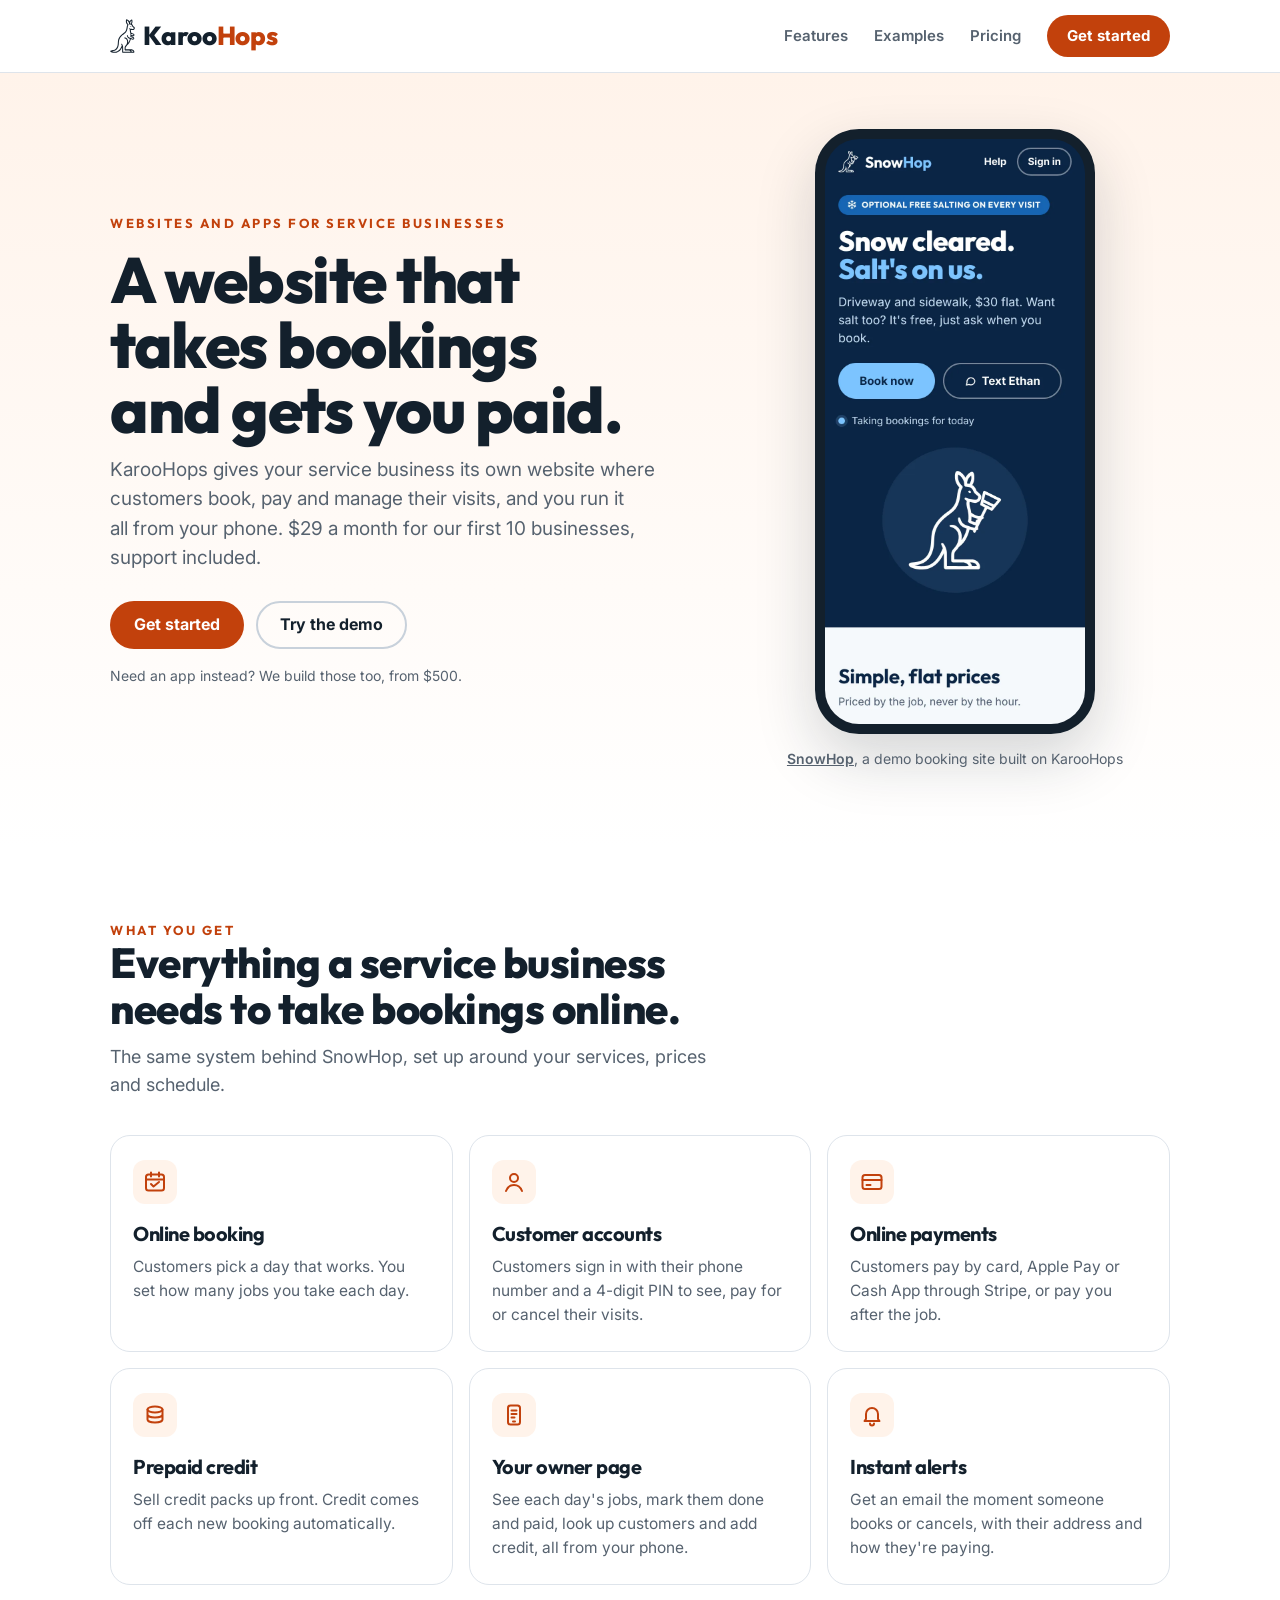
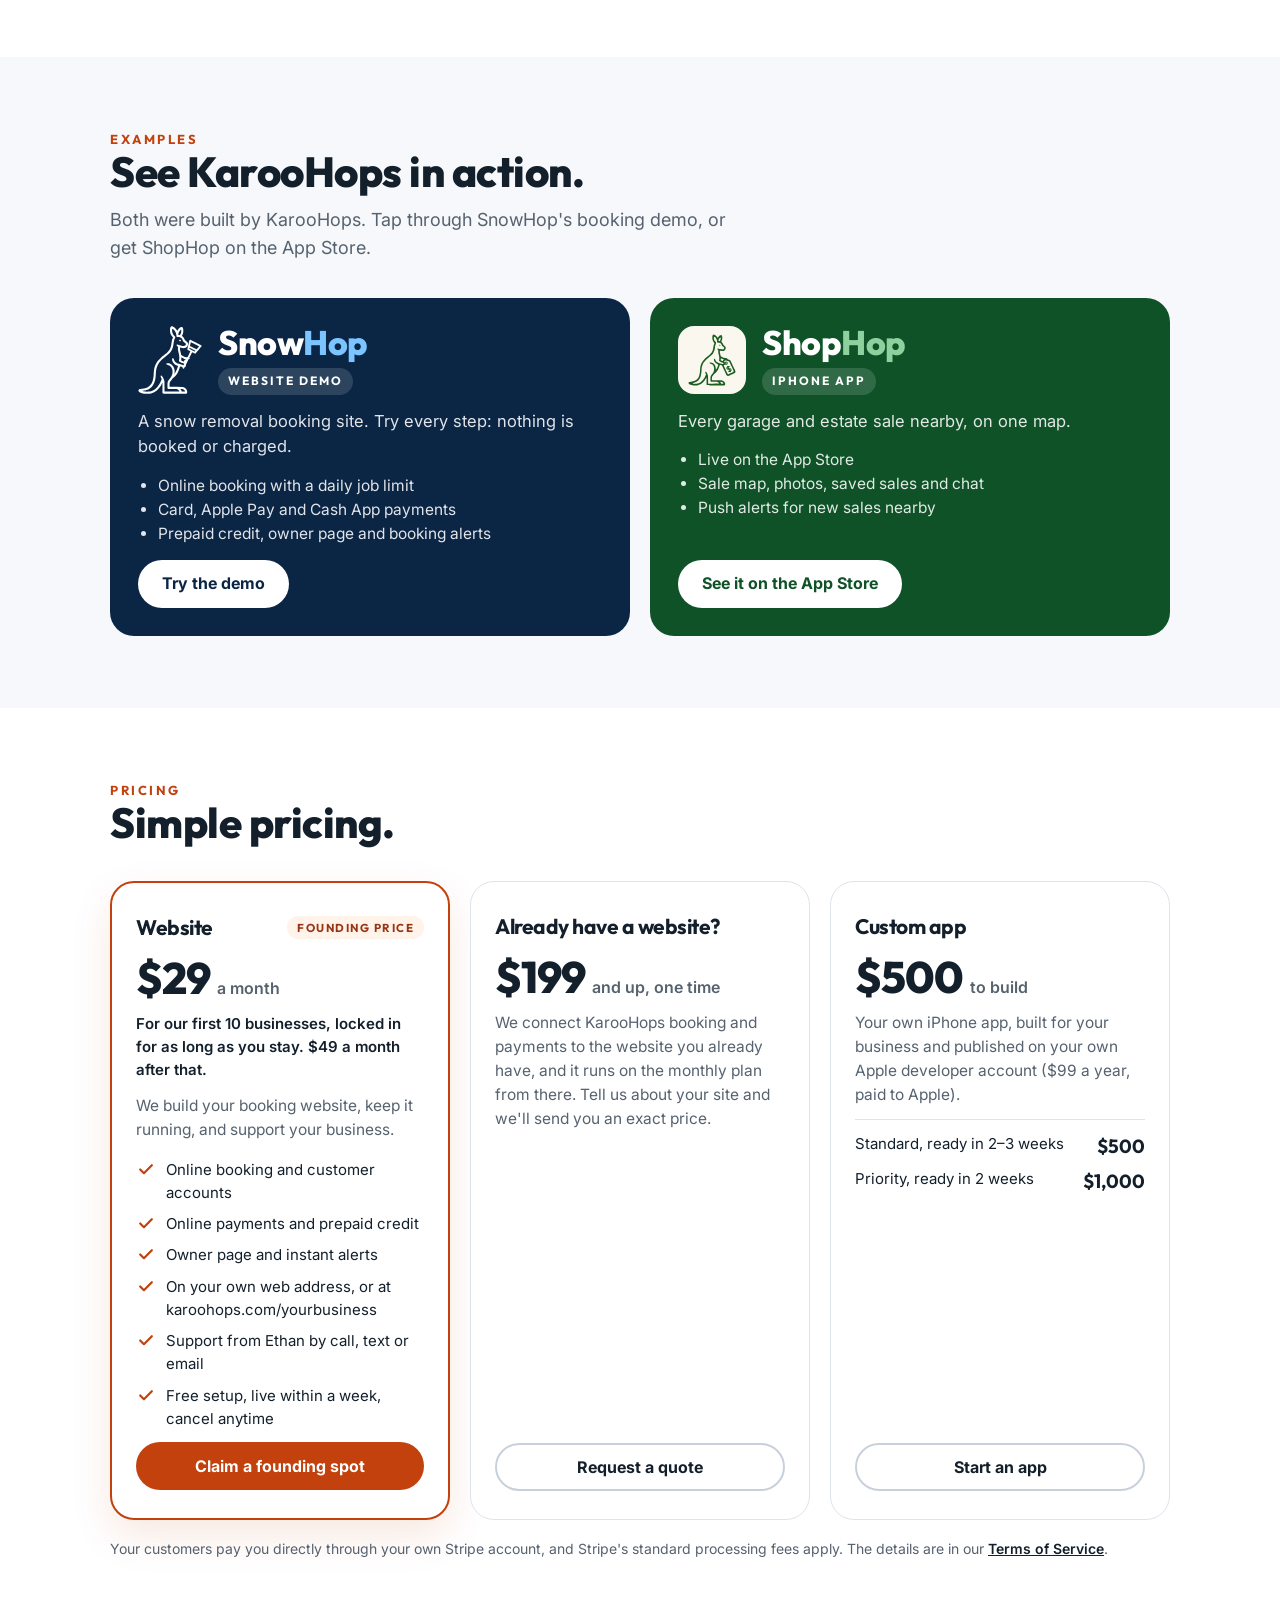
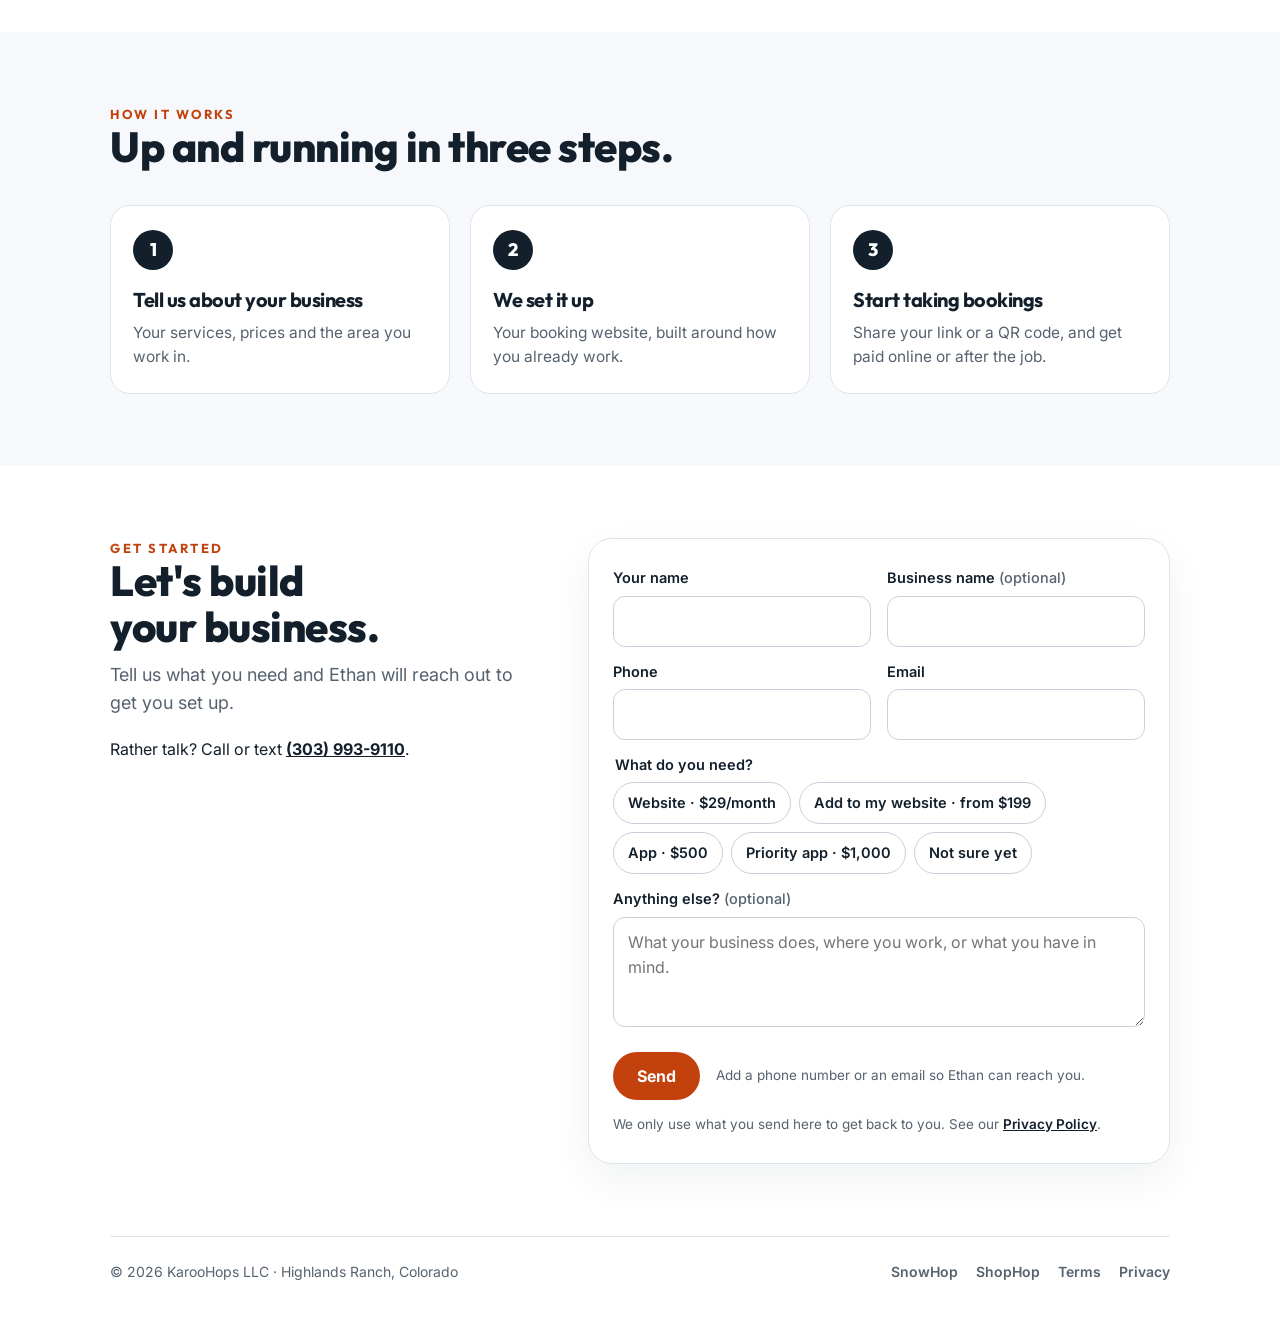
<file: index.html>
<!doctype html>
<html lang="en">
<head>
<meta charset="utf-8">
<meta name="viewport" content="width=device-width, initial-scale=1">
<title>KarooHops · Websites and apps for service businesses</title>
<meta name="description" content="KarooHops builds service businesses a website where customers book, pay and manage their visits. $29 a month for our first 10 businesses, support included. Custom iPhone apps from $500.">
<meta name="theme-color" content="#13202C">
<meta property="og:title" content="KarooHops · Websites and apps for service businesses">
<meta property="og:description" content="A website that takes bookings and gets you paid. $29 a month for our first 10 businesses, support included. Custom apps from $500.">
<meta property="og:type" content="website">
<meta property="og:url" content="https://karoohops.com/">
<meta property="og:image" content="https://karoohops.com/og.png">
<meta property="og:image:width" content="1200">
<meta property="og:image:height" content="630">
<meta property="og:image:alt" content="KarooHops: websites and apps for service businesses">
<meta name="twitter:card" content="summary_large_image">
<link rel="icon" href="/karoo.svg" type="image/svg+xml">
<link rel="preconnect" href="https://fonts.googleapis.com">
<link rel="preconnect" href="https://fonts.gstatic.com" crossorigin>
<link rel="stylesheet" href="https://fonts.googleapis.com/css2?family=Inter:wght@400;500;600;700&family=Outfit:wght@600;700;800&display=swap">
<style>
:root{
  --ink:#13202C; --muted:#56626F; --line:#DEE4EB; --bg:#F6F8FB; --white:#FFFFFF;
  --accent:#C2410C; --accent-dark:#9A3412; --tint:#FFF3EA;
  --navy:#0B2545; --ice:#7CC4FF; --green:#0F5228; --mint:#8FD19E; --cream:#FAF7EF; --leaf:#1B5E20;
  --display:Outfit,"Avenir Next","Trebuchet MS",sans-serif;
  --body:Inter,system-ui,-apple-system,"Segoe UI",Roboto,Arial,sans-serif;
}
*{box-sizing:border-box}
html{scroll-behavior:smooth}
body{margin:0;font-family:var(--body);font-size:16px;line-height:1.55;color:var(--ink);background:var(--white);-webkit-font-smoothing:antialiased}
a{color:inherit}
a[href^="tel:"]{white-space:nowrap}
img,svg{display:block}
.wrap{max-width:1100px;margin:0 auto;padding:0 20px}
h1,h2,h3{font-family:var(--display);letter-spacing:-.5px;margin:0}
h2{font-size:clamp(30px,4.4vw,42px);line-height:1.08;font-weight:800;text-wrap:balance}
.lede{margin:12px 0 0;font-size:18px;color:var(--muted);max-width:620px;text-wrap:pretty}
.eyebrow{font-family:var(--display);font-weight:700;font-size:13px;letter-spacing:2.5px;color:var(--accent);text-wrap:balance}
section{padding:72px 0}
.btn{display:inline-flex;align-items:center;justify-content:center;gap:8px;min-height:48px;padding:0 22px;border-radius:999px;font-weight:700;font-size:16px;text-decoration:none;border:2px solid transparent;cursor:pointer;font-family:var(--body)}
.btn-main{background:var(--accent);color:#fff}
.btn-main:hover{background:var(--accent-dark)}
.btn-line{background:transparent;color:var(--ink);border-color:#C8D1DB}
.btn-line:hover{border-color:var(--ink)}
a:focus-visible,button:focus-visible,input:focus-visible,textarea:focus-visible{outline:3px solid #F59E0B;outline-offset:2px}

/* header */
header{border-bottom:1px solid var(--line);background:var(--white)}
.bar{display:flex;align-items:center;justify-content:space-between;gap:16px;min-height:72px}
.logo{display:inline-flex;align-items:center;gap:8px;font-family:var(--display);font-weight:800;font-size:26px;letter-spacing:-.3px;text-decoration:none}
.logo .mark{display:block;height:34px;width:auto;flex:none}
.logo .wm{color:inherit}
.logo span{color:var(--accent)}
nav{display:flex;align-items:center;gap:26px}
nav a.plain{text-decoration:none;font-weight:600;font-size:15px;color:var(--muted)}
nav a.plain:hover{color:var(--ink)}
nav .btn{min-height:42px;padding:0 18px;font-size:15px}

/* hero */
.hero{background:linear-gradient(180deg,var(--tint) 0%,var(--white) 100%);padding:56px 0 64px}
.hero-grid{display:grid;grid-template-columns:minmax(0,1.15fr) minmax(0,.85fr);gap:48px;align-items:center}
.hero h1{font-size:clamp(40px,6vw,64px);line-height:1.02;letter-spacing:-1.5px;font-weight:800;margin-top:14px;text-wrap:balance}
.hero .lede{font-size:19px}
.hero-ctas{display:flex;flex-wrap:wrap;gap:12px;margin-top:28px}
.hero-note{margin-top:16px;font-size:14px;color:var(--muted);text-wrap:pretty}
.phone{width:280px;margin:0 auto;padding:10px;border-radius:44px;background:var(--ink);box-shadow:0 24px 60px rgba(19,32,44,.18)}
.phone img{width:100%;height:auto;border-radius:34px}
.phone-cap{margin-top:14px;text-align:center;font-size:14px;color:var(--muted)}
.phone-cap a{font-weight:600}

/* features */
.features{background:var(--white)}
.fgrid{display:grid;grid-template-columns:repeat(3,minmax(0,1fr));gap:16px;margin-top:36px}
.feat{border:1px solid var(--line);border-radius:20px;padding:24px 22px;background:var(--white)}
.ficon{width:44px;height:44px;padding:10px;border-radius:12px;background:var(--tint);color:var(--accent)}
.feat h3{font-size:20px;margin-top:14px}
.feat p{margin:6px 0 0;color:var(--muted);font-size:15.5px}

/* examples */
.examples{background:var(--bg)}
.egrid{display:grid;grid-template-columns:repeat(2,minmax(0,1fr));gap:20px;margin-top:36px}
.ex{border-radius:24px;padding:28px;color:#fff;display:flex;flex-direction:column;gap:14px}
.ex.snow{background:var(--navy)}
.ex.shop{background:var(--green)}
.ex-top{display:flex;align-items:center;gap:16px}
.ex-mark{width:64px;height:68px;flex:none;color:#fff}
.app-icon{width:68px;height:68px;flex:none;border-radius:16px;background:var(--cream);display:flex;align-items:center;justify-content:center}
.app-icon svg{width:48px;height:52px;color:var(--leaf)}
.ex-name{font-family:var(--display);font-weight:800;font-size:34px;line-height:1}
.snow .ex-name span{color:var(--ice)}
.shop .ex-name span{color:var(--mint)}
.chip{display:inline-block;margin-top:8px;font-family:var(--display);font-weight:700;font-size:12px;letter-spacing:2px;padding:4px 10px;border-radius:999px;background:rgba(255,255,255,.14)}
.ex p{margin:0;font-size:16.5px;color:rgba(255,255,255,.88)}
.ex ul{margin:0;padding-left:20px;color:rgba(255,255,255,.88);font-size:15.5px}
.ex .btn{margin-top:auto;align-self:flex-start;background:#fff}
.snow .btn{color:var(--navy)}
.shop .btn{color:var(--green)}
.ex .btn:hover{background:#E9F1FA}

/* pricing */
.pgrid{display:grid;grid-template-columns:repeat(3,minmax(0,1fr));gap:20px;margin-top:36px;align-items:stretch}
.plan{border:1px solid var(--line);border-radius:24px;padding:28px 24px;display:flex;flex-direction:column;gap:12px;background:var(--white)}
.plan.best{border:2px solid var(--accent);box-shadow:0 16px 40px rgba(194,65,12,.12)}
.plan h3{font-size:21px}
.plan-head{display:flex;flex-wrap:wrap;align-items:center;justify-content:space-between;gap:8px 12px}
.badge{font-family:var(--display);font-weight:700;font-size:11.5px;letter-spacing:1.5px;line-height:1;padding:6px 10px;border-radius:999px;background:var(--tint);color:var(--accent-dark);white-space:nowrap}
.plan p.deal{color:var(--ink);font-weight:600;font-size:15px;text-wrap:pretty}
.price{font-family:var(--display);font-weight:800;font-size:44px;line-height:1;letter-spacing:-1px}
.price small{font-family:var(--body);font-size:16px;font-weight:600;color:var(--muted);letter-spacing:0}
.plan p{margin:0;color:var(--muted);font-size:15.5px}
.plan ul{list-style:none;margin:4px 0 0;padding:0;display:flex;flex-direction:column;gap:8px;font-size:15px}
.plan li{display:flex;gap:10px;align-items:flex-start}
.tick{width:20px;height:20px;flex:none;margin-top:1px;color:var(--accent)}
.speed{border-top:1px solid var(--line);padding-top:12px;display:flex;flex-direction:column;gap:6px;font-size:15px}
.speed div{display:flex;justify-content:space-between;gap:12px}
.speed b{font-family:var(--display);font-size:19px}
.plan .btn{margin-top:auto}
.fine{margin:18px 0 0;font-size:14px;color:var(--muted)}

/* steps */
.steps{background:var(--bg)}
.sgrid{display:grid;grid-template-columns:repeat(3,minmax(0,1fr));gap:20px;margin-top:36px;counter-reset:step}
.step{background:var(--white);border-radius:20px;padding:24px 22px;border:1px solid var(--line)}
.step .num{width:40px;height:40px;border-radius:999px;background:var(--ink);color:#fff;font-family:var(--display);font-weight:800;font-size:18px;display:flex;align-items:center;justify-content:center}
.step h3{font-size:20px;margin-top:14px}
.step p{margin:6px 0 0;color:var(--muted);font-size:15.5px}

/* form */
.start-grid{display:grid;grid-template-columns:minmax(0,.85fr) minmax(0,1.15fr);gap:48px;align-items:start}
.contact-alt{margin-top:20px;font-size:16px}
.contact-alt a{font-weight:700}
.panel{border:1px solid var(--line);border-radius:24px;padding:28px 24px;background:var(--white);box-shadow:0 16px 40px rgba(19,32,44,.06)}
.fields{display:grid;grid-template-columns:repeat(2,minmax(0,1fr));gap:14px 16px}
.full{grid-column:1 / -1}
label,.legend{display:block;font-weight:600;font-size:14.5px;margin-bottom:6px}
.opt{font-weight:500;color:var(--muted)}
input[type=text],input[type=tel],input[type=email],textarea{width:100%;font:inherit;font-size:16px;color:var(--ink);padding:12px 14px;border:1.5px solid #C8D1DB;border-radius:12px;background:#fff}
textarea{min-height:110px;resize:vertical}
input:focus,textarea:focus{border-color:var(--ink);outline:none}
fieldset{border:0;margin:0;padding:0;min-width:0}
.needs{display:flex;flex-wrap:wrap;gap:8px}
.need{display:inline-flex;margin:0}
.need input{position:absolute;opacity:0;pointer-events:none}
.need span{display:inline-flex;align-items:center;min-height:42px;padding:0 14px;border-radius:999px;border:1.5px solid #C8D1DB;font-weight:600;font-size:14.5px;cursor:pointer;background:#fff}
.need input:checked + span{background:var(--ink);border-color:var(--ink);color:#fff}
.need input:focus-visible + span{outline:3px solid #F59E0B;outline-offset:2px}
.hp{position:absolute;left:-9999px;width:1px;height:1px;overflow:hidden}
.form-err{margin:14px 0 0;color:#B42318;font-weight:600;font-size:15px}
.send-row{display:flex;flex-wrap:wrap;align-items:center;gap:12px 16px;margin-top:18px}
.send-row .small{font-size:13.5px;color:var(--muted)}
.form-note{margin:14px 0 0;font-size:13.5px;color:var(--muted);text-wrap:pretty}
.form-note a,.fine a{font-weight:600;color:var(--ink)}
.done:focus,.done h3:focus{outline:none}
.done h3{font-size:26px}
.done p{margin:8px 0 0;color:var(--muted)}

footer{border-top:1px solid var(--line);padding:24px 0 40px;display:flex;flex-wrap:wrap;justify-content:space-between;gap:8px 20px;color:var(--muted);font-size:14px}
footer nav{gap:18px}
.nw{white-space:nowrap}
footer a{color:var(--muted);text-decoration:none;font-weight:600}
footer a:hover{color:var(--ink)}

@media (max-width:900px){
  .hero-grid,.start-grid{grid-template-columns:1fr}
  .start-grid{gap:28px}
  .fgrid{grid-template-columns:repeat(2,minmax(0,1fr))}
  .pgrid,.sgrid{grid-template-columns:1fr}
  .phone{width:250px}
}
@media (max-width:720px){
  nav a.plain{display:none}
  .egrid{grid-template-columns:1fr}
  section{padding:56px 0}
  .hero{padding:36px 0 48px}
}
@media (max-width:560px){
  .fgrid,.fields{grid-template-columns:1fr}
  .ex{padding:24px 20px}
  .ex-name{font-size:30px}
  .panel{padding:22px 18px}
  .legal .dot{display:none}
  .legal .nw{display:block}
  .phone{width:230px}
}
</style>
</head>
<body>
<header>
  <div class="wrap bar">
    <a class="logo" href="/"><img class="mark" src="/karoo-mark.svg" alt="" width="25" height="34"><span class="wm">Karoo<span>Hops</span></span></a>
    <nav aria-label="Main">
      <a class="plain" href="#features">Features</a>
      <a class="plain" href="#examples">Examples</a>
      <a class="plain" href="#pricing">Pricing</a>
      <a class="btn btn-main" href="#start">Get started</a>
    </nav>
  </div>
</header>

<main>
<section class="hero">
  <div class="wrap hero-grid">
    <div>
      <div class="eyebrow">WEBSITES AND APPS FOR SERVICE BUSINESSES</div>
      <h1>A website that takes bookings and gets you paid.</h1>
      <p class="lede">KarooHops gives your service business its own website where customers book, pay and manage their visits, and you run it all from your phone. $29 a month for our first 10 businesses, support included.</p>
      <div class="hero-ctas">
        <a class="btn btn-main" href="#start">Get started</a>
        <a class="btn btn-line" href="/snowhop/">Try the demo</a>
      </div>
      <p class="hero-note">Need an app instead? We build those too, from $500.</p>
    </div>
    <div>
      <div class="phone"><img src="/snowhop-phone.webp" width="390" height="878" alt="SnowHop's booking website on a phone: Snow cleared, salt's on us, with a Book now button"></div>
      <p class="phone-cap"><a href="/snowhop/">SnowHop</a>, a demo booking site built on KarooHops</p>
    </div>
  </div>
</section>

<section class="features" id="features">
  <div class="wrap">
    <div class="eyebrow">WHAT YOU GET</div>
    <h2>Everything a service business needs to take bookings online.</h2>
    <p class="lede">The same system behind SnowHop, set up around your services, prices and schedule.</p>
    <div class="fgrid">
      <div class="feat"><svg class="ficon" viewBox="0 0 24 24" aria-hidden="true" fill="none" stroke="currentColor" stroke-width="2" stroke-linecap="round" stroke-linejoin="round"><rect x="3" y="4.5" width="18" height="16" rx="2.5"/><path d="M3 9.5h18M8 2.5v4M16 2.5v4M8 14l2.5 2.5L16 12"/></svg><h3>Online booking</h3><p>Customers pick a day that works. You set how many jobs you take each day.</p></div>
      <div class="feat"><svg class="ficon" viewBox="0 0 24 24" aria-hidden="true" fill="none" stroke="currentColor" stroke-width="2" stroke-linecap="round" stroke-linejoin="round"><circle cx="12" cy="8" r="4"/><path d="M4 21c1.5-4 4.5-6 8-6s6.5 2 8 6"/></svg><h3>Customer accounts</h3><p>Customers sign in with their phone number and a 4-digit PIN to see, pay for or cancel their visits.</p></div>
      <div class="feat"><svg class="ficon" viewBox="0 0 24 24" aria-hidden="true" fill="none" stroke="currentColor" stroke-width="2" stroke-linecap="round" stroke-linejoin="round"><rect x="2.5" y="5" width="19" height="14" rx="2.5"/><path d="M2.5 10h19M6.5 15h4"/></svg><h3>Online payments</h3><p>Customers pay by card, Apple Pay or Cash App through Stripe, or pay you after the job.</p></div>
      <div class="feat"><svg class="ficon" viewBox="0 0 24 24" aria-hidden="true" fill="none" stroke="currentColor" stroke-width="2" stroke-linecap="round" stroke-linejoin="round"><ellipse cx="12" cy="6.5" rx="7.5" ry="3"/><path d="M4.5 6.5v5c0 1.7 3.4 3 7.5 3s7.5-1.3 7.5-3v-5M4.5 11.5v5c0 1.7 3.4 3 7.5 3s7.5-1.3 7.5-3v-5"/></svg><h3>Prepaid credit</h3><p>Sell credit packs up front. Credit comes off each new booking automatically.</p></div>
      <div class="feat"><svg class="ficon" viewBox="0 0 24 24" aria-hidden="true" fill="none" stroke="currentColor" stroke-width="2" stroke-linecap="round" stroke-linejoin="round"><rect x="6" y="2.5" width="12" height="19" rx="2.5"/><path d="M9.5 7.5h5M9.5 11h5M9.5 14.5h3M11 18.5h2"/></svg><h3>Your owner page</h3><p>See each day&#39;s jobs, mark them done and paid, look up customers and add credit, all from your phone.</p></div>
      <div class="feat"><svg class="ficon" viewBox="0 0 24 24" aria-hidden="true" fill="none" stroke="currentColor" stroke-width="2" stroke-linecap="round" stroke-linejoin="round"><path d="M6 16V11a6 6 0 0 1 12 0v5l1.5 2h-15z"/><path d="M10 20.5a2 2 0 0 0 4 0"/></svg><h3>Instant alerts</h3><p>Get an email the moment someone books or cancels, with their address and how they&#39;re paying.</p></div>
    </div>
  </div>
</section>

<section class="examples" id="examples">
  <div class="wrap">
    <div class="eyebrow">EXAMPLES</div>
    <h2>See KarooHops in action.</h2>
    <p class="lede">Both were built by KarooHops. Tap through SnowHop&#39;s booking demo, or get ShopHop on the App Store.</p>
    <div class="egrid">
      <article class="ex snow">
        <div class="ex-top">
          <svg class="ex-mark" viewBox="12 22 702 748" role="img" aria-label="Karoo with a snow shovel"><path fill="currentColor" fill-rule="evenodd" d="M96.5 767.4C83.6 766.5 67.5 763.9 56.2 760.8C40.8 756.5 27.1 750.0 21.0 744.0C17.0 740.1 15.5 736.9 15.5 732.2C15.6 726.6 17.4 722.9 21.8 719.8C25.9 717.0 29.1 716.0 35.9 715.5C67.8 713.1 83.4 710.1 104.5 702.4C106.8 701.5 118.0 695.8 121.8 693.6C142.7 680.9 158.6 661.3 168.7 635.5C171.1 629.3 174.7 616.6 177.5 604.1C177.8 603.0 178.2 601.0 178.5 599.9C180.2 592.8 182.6 570.8 183.5 554.8C184.6 534.3 185.8 516.6 186.5 512.0C186.7 510.2 187.2 506.7 187.5 504.2C191.7 472.2 206.6 436.8 227.9 408.2C239.3 393.0 253.0 378.4 271.0 362.2C276.4 357.4 291.5 345.1 298.8 339.7C301.8 337.4 307.6 333.0 311.8 329.9C336.0 311.8 347.0 300.4 357.7 282.8C368.5 265.0 374.9 244.5 379.0 214.5C380.0 207.4 380.9 200.7 382.0 193.5C382.7 189.1 385.0 178.1 386.1 174.0C388.5 164.9 392.1 156.1 395.3 150.9L396.5 149.0L391.9 144.1C386.7 138.5 382.7 133.4 379.0 127.3C376.1 122.4 371.2 112.2 370.2 109.0C370.0 108.3 369.7 107.5 369.5 107.2C368.3 105.7 364.9 92.4 363.7 84.5C362.7 78.5 362.6 58.0 363.5 52.2C365.7 37.6 369.4 29.9 375.7 26.8C381.1 24.2 386.5 24.6 394.2 28.2C404.7 33.0 413.6 39.6 423.6 49.9C430.7 57.2 434.8 62.5 439.1 69.9C442.0 74.9 443.2 75.9 443.9 74.1C444.6 72.3 449.0 65.1 451.9 61.0C460.4 49.0 472.6 38.4 483.1 33.9C486.9 32.3 488.0 32.0 491.3 32.0C496.8 32.0 499.8 33.8 503.0 38.8C504.8 41.7 507.1 48.9 508.3 55.2C509.3 61.0 509.8 77.9 509.1 85.8C507.9 99.8 502.8 115.9 496.3 126.6C495.0 128.8 494.0 130.7 494.0 130.9C494.0 131.2 495.0 132.0 496.1 132.8C508.9 141.1 517.6 153.2 525.0 172.6C526.2 175.8 528.0 177.7 539.8 187.6C552.1 198.0 556.3 202.7 559.7 210.0C561.2 213.2 561.2 213.4 561.2 221.0C561.3 229.6 561.0 230.4 557.0 239.3C554.4 244.9 551.8 248.6 547.7 252.5C540.0 259.8 533.4 263.2 522.5 265.3C513.7 267.0 501.3 265.5 483.1 260.7C478.3 259.4 474.3 258.5 474.1 258.7C473.6 259.3 473.1 265.5 473.0 271.5C473.0 278.5 473.7 284.5 475.3 291.5C476.0 294.4 476.7 297.5 477.0 298.5C477.2 299.5 478.2 303.2 479.2 306.8C482.2 317.7 485.0 331.1 485.0 334.8C485.0 338.4 485.6 339.2 492.1 343.6C501.6 350.2 507.6 353.6 516.0 357.4C520.4 359.4 533.2 363.7 540.2 365.5L544.5 366.6L548.4 365.4C550.5 364.7 553.3 364.0 554.5 363.8L556.8 363.5L572.4 332.2C581.0 315.1 588.0 300.9 588.0 300.7C588.0 300.5 569.7 291.4 559.3 286.4C555.8 284.7 553.7 281.4 553.8 277.5C553.8 275.3 557.1 260.3 561.0 244.5C562.3 239.4 574.9 185.1 575.2 183.5C576.1 178.3 581.5 174.1 586.5 174.6C588.2 174.8 589.9 175.4 592.0 176.7C594.3 178.1 687.6 224.6 705.2 233.1C707.0 234.0 708.1 234.9 709.2 236.6C712.1 241.4 711.3 246.0 706.9 250.9C704.5 253.4 650.6 318.1 648.3 321.1C647.5 322.1 645.8 323.5 644.4 324.2C640.9 325.9 638.3 325.9 634.9 324.0C629.1 320.8 607.0 309.8 606.8 310.0C606.7 310.1 599.7 324.0 591.3 340.9L576.0 371.6L577.7 373.5C578.7 374.6 580.0 376.6 580.7 377.9L581.9 380.3L573.9 386.0L566.0 391.6L552.0 419.5L538.0 447.5L538.0 457.9L538.0 468.4L536.6 468.7C535.9 468.9 533.1 469.7 530.5 470.5L525.7 472.0L523.1 477.6C521.6 480.7 519.9 484.3 519.3 485.5C517.8 488.5 514.4 490.6 510.9 490.9C503.6 491.5 497.5 483.3 500.2 476.8C500.6 475.7 501.0 474.8 501.0 474.8C501.0 474.7 499.4 474.2 497.4 473.8C495.4 473.3 491.4 472.3 488.5 471.5C485.6 470.6 482.4 469.7 481.2 469.4C480.1 469.1 478.0 468.5 476.4 468.0C474.3 467.3 473.4 467.2 473.1 467.7C472.8 468.0 471.8 471.6 470.8 475.8C465.5 496.7 454.3 524.6 444.6 540.8C442.4 544.5 433.0 558.7 432.5 559.0C432.4 559.1 431.7 560.0 431.0 561.0C430.3 562.0 429.7 562.9 429.5 563.0C429.4 563.1 427.7 565.2 425.8 567.5C417.2 578.2 406.5 588.5 397.0 595.2C394.4 597.1 391.9 599.2 391.5 599.9C386.6 608.6 383.1 613.2 375.9 620.8C368.9 628.1 366.3 631.2 364.2 634.6C361.8 638.5 359.7 644.5 359.0 649.3C358.2 654.7 358.0 690.4 358.8 691.0C359.1 691.3 387.0 691.5 428.3 691.6L497.2 691.8L502.2 692.9C516.3 696.2 527.3 701.8 535.3 709.8C542.6 717.2 546.7 723.7 549.4 732.6C551.7 740.0 552.1 742.1 552.1 748.9C552.2 754.6 552.0 755.5 551.0 757.7C549.6 760.7 546.8 763.5 543.9 765.1L541.8 766.2L417.4 766.4L293.1 766.5L290.2 765.4C288.1 764.7 286.4 763.5 284.5 761.5C279.6 756.7 280.0 761.5 280.0 700.2C280.0 669.7 279.8 646.5 279.6 646.5C278.9 646.5 278.2 647.5 277.3 650.2C275.8 654.4 268.5 668.3 263.9 675.8C243.3 708.9 221.8 731.5 197.2 746.0C187.9 751.6 175.0 757.6 169.8 759.0C168.9 759.2 166.7 759.9 164.8 760.5C157.1 762.8 147.1 765.2 141.1 766.0C127.7 767.8 109.4 768.4 96.5 767.4ZM124.8 743.5C136.4 742.8 144.1 741.5 155.5 738.6C181.5 732.0 208.2 712.3 230.3 683.5C234.7 677.9 244.6 662.6 249.2 654.5C253.2 647.5 260.9 632.3 263.1 627.2C263.6 626.1 264.8 623.2 265.9 620.8C267.0 618.3 268.4 614.9 269.0 613.2C269.6 611.6 270.3 610.0 270.5 609.8C271.4 608.6 271.5 606.2 270.8 604.8C270.3 604.0 270.0 603.2 270.0 602.9C270.0 602.5 269.4 601.1 266.6 595.0C266.0 593.5 265.0 591.2 264.5 590.0C264.0 588.8 262.8 586.1 261.9 584.0C258.5 576.7 258.3 572.7 261.0 570.0C263.1 567.8 266.1 567.2 269.5 568.3C274.6 569.9 281.6 578.2 287.7 590.2C292.6 599.8 297.1 611.6 299.2 620.8C299.7 622.7 300.3 625.1 300.5 626.2C302.7 635.4 302.7 636.5 302.8 690.1C302.8 718.4 303.0 741.8 303.2 742.2C303.4 742.9 312.5 743.0 385.0 743.0C440.0 743.0 466.5 742.8 466.8 742.5C467.2 741.7 463.3 734.8 460.5 731.3C454.2 723.5 446.1 718.8 434.3 716.0C430.5 715.1 428.1 715.0 387.9 715.0C340.4 715.0 343.8 715.3 339.5 711.2C337.8 709.6 336.7 708.0 336.0 706.2C335.1 703.6 335.0 702.4 335.0 681.6C335.0 659.4 335.5 646.7 336.6 642.2C337.7 637.4 340.1 630.7 342.1 626.8C345.0 621.3 348.7 616.2 356.0 608.0C366.0 596.6 370.4 590.5 377.1 578.5C378.7 575.6 383.1 565.6 384.5 561.8C386.4 556.2 389.5 543.4 390.3 537.8C391.2 530.7 391.2 516.6 390.3 510.5C387.7 493.4 381.7 480.6 371.3 469.6C361.9 459.8 351.5 453.8 333.8 448.0C326.9 445.8 324.2 444.3 323.2 442.1C321.3 438.2 323.7 433.7 328.4 432.6C340.5 429.7 354.7 431.2 365.5 436.5C384.5 445.8 398.6 461.6 407.0 482.8C410.2 490.8 411.7 496.8 413.6 508.2C414.9 516.1 414.1 537.0 412.2 545.1C411.6 547.7 412.9 546.5 416.9 540.9C430.5 521.6 439.4 502.4 448.9 471.5C451.4 463.5 452.1 460.4 451.4 459.9C451.0 459.7 448.7 458.9 446.2 458.1C434.1 454.1 420.2 447.1 413.5 441.4C399.5 429.5 391.0 415.4 387.2 397.9C386.2 392.9 386.4 383.0 387.6 380.8C390.6 375.2 395.9 374.5 400.6 379.1C403.1 381.5 404.7 384.5 406.5 390.2C407.3 393.0 408.2 395.7 408.5 396.2C408.7 396.8 409.3 398.1 409.7 399.2C415.9 413.8 425.3 423.7 440.0 431.0C444.3 433.2 445.0 433.5 448.0 434.5C449.0 434.8 450.2 435.3 450.8 435.5C454.7 437.3 499.4 451.3 508.5 453.7L511.2 454.4L515.6 445.8C518.0 441.1 520.0 437.0 520.0 436.7C520.0 436.2 516.7 435.0 506.8 432.0C494.4 428.2 479.5 421.8 472.4 417.2C467.8 414.2 463.5 410.7 462.4 409.1C461.1 407.1 461.2 402.5 462.7 398.8C464.7 393.9 465.2 387.8 465.2 372.0C465.2 357.0 464.9 353.4 462.2 337.0C460.7 328.0 458.5 318.0 455.5 307.5C452.5 296.5 450.0 279.6 450.0 270.5C450.0 268.4 450.4 264.2 450.8 261.0C451.2 257.8 451.7 254.1 451.8 252.7L452.1 250.2L448.4 248.3C443.7 246.0 439.4 242.6 437.6 239.9C435.8 237.1 435.4 232.0 437.0 229.6C439.5 225.6 444.1 225.6 453.8 229.4C461.5 232.4 463.7 233.0 473.4 234.8C480.3 236.0 485.5 237.0 489.5 238.0C500.7 240.6 508.1 242.0 512.5 242.3C521.2 242.9 527.9 240.5 532.7 235.0C536.4 230.8 539.0 223.3 538.3 219.2C538.0 217.6 537.1 216.4 532.8 212.3C530.0 209.6 525.4 205.4 522.5 203.1C510.1 192.9 506.4 188.4 502.3 177.8C496.7 163.8 489.3 155.4 476.6 149.0C469.4 145.4 462.3 144.0 446.6 143.3C441.3 143.0 439.1 142.1 436.4 139.1C434.1 136.5 433.5 134.5 433.2 127.1C432.6 112.5 430.6 103.7 425.0 92.2C421.4 84.7 414.3 74.0 409.6 69.0C403.2 62.0 389.1 51.2 387.9 52.4C387.7 52.6 387.1 55.8 386.7 59.3C385.2 71.6 386.9 87.8 390.5 96.8C390.7 97.3 391.0 98.2 391.2 98.8C393.5 108.3 401.9 121.4 412.7 132.4C420.6 140.5 421.2 141.5 421.2 147.0L421.2 151.2L417.9 157.0C416.1 160.2 414.1 163.9 413.5 165.2C411.3 170.3 411.1 170.8 410.3 173.1C408.2 179.4 404.2 199.9 403.3 209.2C403.0 212.2 402.5 215.6 401.4 223.0C396.7 256.4 386.2 284.8 370.8 306.0C358.5 322.9 348.0 332.7 318.8 354.6C307.9 362.6 299.6 369.1 295.3 372.7C293.6 374.1 291.7 375.7 291.1 376.2C282.3 383.5 267.7 397.6 259.3 406.9C241.3 427.2 230.4 444.6 221.6 466.8C212.4 490.0 209.6 504.9 207.5 541.8C207.2 546.7 206.8 554.0 206.5 558.0C206.2 562.0 206.0 566.7 206.0 568.5C206.0 570.3 205.8 573.5 205.5 575.8C205.3 578.0 204.8 582.1 204.5 585.0C203.4 595.4 200.4 611.9 198.6 617.8C198.3 618.6 197.6 621.2 197.0 623.5C195.2 630.2 192.6 638.2 189.4 646.1C181.2 666.8 172.7 680.0 158.1 694.5C144.1 708.4 131.7 716.5 113.0 723.9C98.2 729.8 86.3 732.8 68.0 735.5C64.1 736.1 60.6 736.7 60.4 736.8C59.7 737.3 60.5 738.0 61.8 738.0C62.5 738.0 65.0 738.4 67.4 739.0C86.0 743.1 106.0 744.7 124.8 743.5ZM528.3 742.2C528.7 741.1 526.7 736.1 524.5 732.7C518.5 723.4 508.8 717.6 496.5 715.7C491.3 714.9 477.7 714.7 477.3 715.4C477.1 715.7 477.7 716.6 478.6 717.6C481.4 720.7 485.0 725.7 486.7 729.0C488.5 732.3 491.0 739.1 491.0 740.4C491.0 740.8 491.4 741.6 491.8 742.1C492.6 742.9 493.8 743.0 510.3 743.0C525.7 743.0 528.1 742.9 528.3 742.2ZM516.4 412.4C516.7 412.0 517.6 409.5 518.5 406.8C520.8 399.7 522.7 395.8 524.6 394.3C525.5 393.6 528.9 391.7 532.0 390.1C537.9 387.0 539.1 386.0 536.7 386.0C533.9 386.0 522.0 383.1 516.0 380.9C507.0 377.7 497.3 373.3 491.3 369.6C489.7 368.7 488.3 368.0 488.2 368.1C488.1 368.2 487.9 372.7 487.8 378.0C487.7 383.4 487.2 390.7 486.8 394.2C485.9 401.6 485.4 400.7 491.0 403.1C495.6 405.1 514.9 412.8 515.6 413.0C515.7 413.0 516.1 412.7 516.4 412.4ZM640.4 298.3L643.0 295.0L610.5 278.8L578.0 262.5L577.7 263.9C577.5 264.6 577.1 266.6 576.7 268.2C576.3 269.8 576.0 271.2 576.1 271.3C576.5 271.7 636.8 301.4 637.2 301.5C637.5 301.5 638.9 300.0 640.4 298.3ZM670.2 262.5C677.5 253.7 683.5 246.3 683.5 246.1C683.5 245.9 663.0 235.5 638.0 223.1C601.0 204.8 592.5 200.7 592.3 201.4C591.4 204.6 582.9 241.6 583.1 241.7C583.4 242.0 656.2 278.4 656.5 278.5C656.7 278.5 662.8 271.3 670.2 262.5ZM473.2 190.5C472.7 190.3 471.7 189.9 471.0 189.8C468.7 189.3 465.5 186.6 464.4 184.1C462.4 179.6 464.4 174.9 469.0 173.6C471.7 172.7 473.2 172.9 476.2 174.2C483.8 177.6 486.4 187.0 480.5 190.0C478.5 191.0 475.0 191.3 473.2 190.5ZM474.2 119.6C478.3 112.6 482.6 102.3 484.5 95.3C486.2 88.6 487.2 79.5 486.8 73.0C486.2 63.5 485.9 61.3 484.9 61.1C483.6 60.9 470.7 73.9 467.6 78.6C464.5 83.2 460.1 92.0 458.5 96.4C456.8 101.7 455.1 110.4 454.9 115.2L454.8 119.8L459.5 120.1C462.1 120.3 465.8 120.9 467.8 121.4C469.7 121.9 471.5 122.4 471.9 122.4C472.2 122.5 473.2 121.2 474.2 119.6Z"/></svg>
          <div><h3 class="ex-name">Snow<span>Hop</span></h3><span class="chip">WEBSITE DEMO</span></div>
        </div>
        <p>A snow removal booking site. Try every step: nothing is booked or charged.</p>
        <ul><li>Online booking with a daily job limit</li><li>Card, Apple Pay and Cash App payments</li><li>Prepaid credit, owner page and booking alerts</li></ul>
        <a class="btn" href="/snowhop/">Try the demo</a>
      </article>
      <article class="ex shop">
        <div class="ex-top">
          <div class="app-icon"><svg viewBox="6.3 6.5 97.5 105.2" role="img" aria-label="ShopHop app icon: Karoo with a price tag"><path fill="currentColor" fill-rule="evenodd" d="M17.2 110.7C16.8 110.6 16.1 110.5 15.8 110.4C15.4 110.4 14.5 110.2 13.8 110.0C13.1 109.9 12.3 109.7 12.0 109.5C11.7 109.4 11.1 109.2 10.8 109.0C9.4 108.6 8.0 107.5 7.6 106.7C7.2 106.0 7.2 105.6 7.5 105.0C7.8 104.3 8.0 104.2 8.8 103.8C9.6 103.4 9.6 103.4 12.7 103.1C18.5 102.6 22.1 101.1 25.2 97.8C26.9 96.1 28.5 93.1 29.1 90.5C29.2 90.0 29.4 89.3 29.5 89.0C29.8 88.3 29.9 87.5 30.1 86.0C30.2 85.5 30.3 84.5 30.4 83.9C30.6 82.9 30.8 80.2 31.0 77.0C31.1 75.0 31.2 74.1 31.7 71.9C32.1 69.9 33.0 67.0 33.5 66.2C33.7 65.9 33.8 65.5 33.9 65.3C34.5 63.9 37.7 59.5 39.2 57.9C41.3 55.7 44.1 53.1 46.2 51.6C46.6 51.3 47.3 50.8 47.8 50.4C48.3 50.1 48.8 49.6 49.0 49.4C49.3 49.3 49.8 48.8 50.2 48.4C52.4 46.7 53.1 45.8 54.3 44.1C56.5 40.7 57.2 38.6 58.0 31.9C58.2 30.8 58.4 29.6 58.4 29.4C59.1 27.0 59.2 26.5 59.5 26.1C59.8 25.7 59.9 25.4 59.9 25.0C59.9 24.4 59.9 24.4 59.4 23.9C58.6 22.9 58.2 22.4 57.6 21.3C57.3 20.7 57.0 20.2 57.0 20.2C57.0 20.1 56.8 19.6 56.5 18.9C55.6 16.5 55.4 13.0 56.0 9.8C56.2 8.7 57.2 7.7 58.2 7.5C58.5 7.5 58.8 7.5 59.5 7.8C60.3 8.0 60.5 8.1 61.7 9.0C62.6 9.6 64.6 11.6 65.4 12.6C65.8 13.1 66.2 13.6 66.3 13.7C66.7 14.0 67.1 13.7 67.9 12.5C69.4 10.4 72.2 8.4 73.5 8.5C74.3 8.6 74.7 9.0 75.2 10.0C75.8 11.2 75.9 11.7 76.0 13.5C76.0 15.6 75.9 17.2 75.5 18.2C75.3 18.6 75.1 19.2 75.0 19.6C74.9 20.0 74.6 20.5 74.4 20.9C74.1 21.4 74.1 21.5 74.1 21.9C74.2 22.4 74.2 22.5 75.0 23.2C76.3 24.5 77.2 25.8 78.0 27.8C78.2 28.4 78.8 29.0 80.7 30.7C82.6 32.3 83.1 33.1 83.0 34.8C83.0 37.8 80.7 40.5 77.7 40.9C76.4 41.1 74.4 40.9 72.7 40.4C71.4 40.0 71.1 40.2 71.0 41.4C70.9 42.1 71.1 44.2 71.4 45.1C71.5 45.6 71.8 47.0 72.1 48.2C72.6 50.5 72.8 51.2 73.2 51.5C73.8 52.1 76.7 53.7 77.8 54.1C78.3 54.3 78.9 54.5 79.3 54.7C79.9 54.9 80.0 54.9 80.8 54.9C82.9 54.8 83.5 54.8 84.0 55.0C84.6 55.3 85.5 56.0 86.0 56.8C86.5 57.5 86.9 57.7 88.1 58.0C89.0 58.2 90.4 58.7 91.4 59.2C92.1 59.6 92.7 60.6 93.9 63.4C94.1 63.7 94.3 64.2 94.4 64.3C94.5 64.5 94.8 65.0 95.0 65.4C95.2 65.9 95.5 66.4 95.6 66.6C95.8 66.9 96.5 68.4 97.4 70.6C98.9 73.8 100.1 76.4 100.6 77.1C100.7 77.3 100.8 77.6 100.9 77.8C101.0 78.0 101.2 78.6 101.5 79.0C103.2 82.7 103.2 83.9 101.8 85.1C101.3 85.5 101.3 85.6 99.4 86.4C98.8 86.7 97.8 87.1 97.3 87.4C96.9 87.6 96.2 87.9 95.8 88.1C95.4 88.3 94.9 88.5 94.7 88.6C94.5 88.8 94.0 89.0 93.7 89.2C93.3 89.3 92.9 89.6 92.7 89.7C91.8 90.1 90.1 90.9 89.2 91.2C86.7 92.2 85.2 91.5 84.0 88.7C83.7 88.2 83.2 87.1 82.9 86.3C82.5 85.5 82.1 84.6 82.0 84.4C81.9 84.1 81.6 83.5 81.4 83.0C80.9 82.1 80.8 81.9 80.3 80.9C80.2 80.7 80.0 80.3 79.8 79.9C79.6 79.5 79.4 79.1 79.3 78.9C79.1 78.5 78.3 76.9 77.5 74.8C77.1 74.1 76.7 73.2 76.5 72.8C76.4 72.5 76.1 71.9 75.9 71.5C75.4 70.5 75.0 70.1 74.0 69.9C73.6 69.8 73.1 69.6 72.7 69.5C72.0 69.2 71.5 69.1 71.2 69.3C70.9 69.5 70.3 70.7 70.0 71.9C69.9 72.4 69.7 73.1 69.5 73.3C69.4 73.6 69.1 74.2 69.0 74.7C67.4 79.2 64.2 83.7 60.5 86.6C59.8 87.2 59.4 87.6 59.1 88.0C58.6 88.8 58.0 89.6 57.1 90.6C56.1 91.7 55.4 92.8 55.1 93.6C55.0 94.1 54.8 98.3 54.9 99.1C55.0 99.4 55.1 99.7 55.2 99.9L55.5 100.2L65.0 100.2L74.5 100.3L75.8 100.7C79.0 101.7 81.2 103.9 81.8 106.8C82.1 108.7 81.8 109.7 80.6 110.4L80.2 110.7L63.0 110.7C43.8 110.7 45.7 110.7 44.7 109.9C44.0 109.4 44.1 109.7 44.0 102.6C44.0 96.8 43.9 96.1 43.8 95.8C43.7 95.6 43.5 95.4 43.5 95.4C43.3 95.4 42.7 96.3 41.8 97.8C41.2 99.0 40.8 99.6 40.4 100.1C40.3 100.3 39.7 101.0 39.2 101.6C36.6 104.8 35.1 106.2 32.2 107.9C31.8 108.1 31.3 108.4 31.1 108.5C30.8 108.7 30.3 108.9 29.9 109.0C29.6 109.2 29.0 109.4 28.6 109.6C28.2 109.8 27.9 109.9 27.8 109.9C27.7 109.9 27.0 110.1 26.2 110.2C25.4 110.4 24.3 110.6 23.7 110.7C22.5 110.8 18.4 110.8 17.2 110.7ZM23.1 107.2C26.6 107.1 29.5 106.0 31.9 104.2C34.7 102.1 36.5 100.1 38.3 97.3C38.7 96.7 39.2 95.9 39.4 95.6C40.6 93.8 42.6 89.6 42.7 88.5C42.7 88.1 42.0 86.1 41.5 85.1C40.9 84.0 41.3 83.1 42.2 83.1C43.4 83.1 45.2 85.7 46.3 88.9C47.1 91.4 47.1 91.4 47.2 99.5C47.2 107.2 47.2 106.8 47.9 107.1C48.4 107.3 68.7 107.3 69.1 107.0C70.2 106.5 68.6 104.7 66.2 103.8L65.0 103.4L59.1 103.3L53.2 103.2L52.8 103.0C51.8 102.5 51.9 102.7 51.9 97.8C51.9 93.0 51.9 93.0 52.6 91.4C53.1 90.3 53.6 89.6 55.0 88.1C56.9 86.0 57.8 84.2 58.8 81.3C59.3 79.5 59.5 76.3 59.1 74.2C58.7 71.7 57.1 69.2 55.2 67.9C54.2 67.3 53.8 67.1 52.2 66.5C50.4 65.9 50.2 65.8 50.2 65.1C50.2 64.3 50.7 64.0 52.5 64.0C54.3 64.0 55.7 64.5 57.5 65.7C60.8 68.0 62.7 72.1 62.7 76.9C62.7 78.7 63.1 78.9 64.1 77.4C64.4 77.1 64.8 76.4 65.0 76.1C65.2 75.7 65.4 75.2 65.5 75.0C65.7 74.8 65.8 74.4 65.9 74.1C66.0 73.8 66.3 73.3 66.4 72.9C66.7 72.2 67.7 69.0 67.7 68.7C67.7 68.1 67.1 67.6 65.8 67.1C64.2 66.6 62.4 65.4 61.4 64.2C59.6 62.0 58.8 60.1 58.8 58.2C58.8 57.2 59.3 56.5 60.0 56.5C60.7 56.5 61.2 57.1 61.9 58.9C62.5 60.8 63.5 62.1 65.0 63.1C66.0 63.8 67.9 64.7 69.0 65.0C69.4 65.2 70.2 65.4 70.7 65.6C71.1 65.8 72.0 66.0 72.5 66.2C73.0 66.3 74.0 66.6 74.7 66.8C76.0 67.2 77.4 67.3 77.8 67.1C78.4 66.8 78.5 65.8 78.0 65.3C77.6 64.9 76.3 64.2 75.4 64.0C75.0 63.9 74.3 63.7 73.9 63.5C73.6 63.3 73.1 63.1 72.8 63.0C72.2 62.8 70.4 61.8 69.9 61.3C69.1 60.6 69.1 60.2 69.5 59.0C70.0 57.7 70.0 54.6 69.5 52.1C69.3 51.3 69.1 50.2 69.1 49.6C69.0 49.1 68.7 48.1 68.5 47.4C67.9 45.1 67.8 43.9 67.8 41.4C67.7 38.7 67.8 38.8 66.8 38.1C66.1 37.5 65.8 36.9 66.0 36.4C66.3 35.6 66.9 35.5 68.8 36.1C69.4 36.3 70.8 36.6 71.9 36.8C73.0 37.1 74.3 37.3 74.8 37.4C76.0 37.7 77.2 37.7 77.9 37.4C79.0 37.0 79.9 35.8 79.9 34.9C79.9 34.3 79.3 33.6 78.0 32.4C77.5 32.1 77.0 31.6 76.8 31.4C76.1 30.9 75.3 29.6 75.0 28.9C74.7 27.9 73.6 26.4 72.9 25.8C72.3 25.3 70.6 24.4 70.0 24.2C69.8 24.1 69.0 24.1 68.2 24.0C66.7 23.9 66.4 23.8 66.1 23.4C65.6 22.9 65.4 22.4 65.2 20.6C64.9 18.6 64.9 18.4 64.2 17.0C63.3 15.2 62.6 14.2 61.5 13.1C59.5 11.1 58.8 11.3 58.8 13.8C58.8 17.1 59.8 19.6 62.3 22.2C63.8 23.8 63.8 24.3 63.0 26.1C62.7 26.7 62.4 27.5 62.2 27.9C61.9 28.7 61.2 32.4 61.1 34.2C60.9 36.1 60.8 36.7 60.5 37.6C60.3 38.0 60.1 38.7 60.0 39.1C60.0 39.6 59.7 40.3 59.5 40.8C59.3 41.3 59.1 41.8 59.0 42.0C58.9 42.4 57.9 44.6 57.4 45.5C55.7 48.1 53.3 50.4 49.5 53.2C49.3 53.4 48.8 53.7 48.5 54.0C48.1 54.3 47.4 54.9 46.8 55.4C45.1 56.7 44.0 57.6 43.3 58.4C42.0 59.6 39.6 62.4 38.9 63.3C38.3 64.1 37.1 66.1 37.1 66.3C37.1 66.3 36.9 66.8 36.6 67.3C36.3 67.9 36.1 68.5 36.0 68.8C35.9 69.0 35.7 69.5 35.5 69.9C35.3 70.3 35.1 71.1 35.0 71.6C34.9 72.1 34.7 72.9 34.6 73.3C34.2 74.5 34.1 75.2 34.0 77.5C33.8 82.3 33.7 83.4 33.3 85.9C32.9 89.1 32.1 92.6 31.5 93.9C31.3 94.1 31.1 94.6 31.0 94.8C30.8 95.4 30.4 96.3 29.4 97.7C26.6 101.9 23.0 104.3 17.3 105.8C14.8 106.5 15.5 107.1 19.0 107.3C20.4 107.4 21.0 107.4 23.1 107.2ZM77.7 107.1C78.4 106.7 78.2 105.9 77.1 104.9C76.3 104.2 76.1 104.1 74.8 103.7C73.2 103.1 72.1 103.3 72.1 104.0C72.1 104.3 73.2 106.6 73.5 106.8C73.8 107.1 74.3 107.2 75.8 107.2C77.0 107.2 77.5 107.2 77.7 107.1ZM89.6 87.5C90.2 87.2 91.4 86.7 92.3 86.2C93.2 85.8 94.4 85.3 94.8 85.1C95.3 84.9 95.9 84.6 96.0 84.5C96.2 84.4 96.6 84.2 96.9 84.0C98.0 83.5 99.0 82.8 99.1 82.5C99.3 82.2 99.1 81.6 98.5 80.3C98.2 79.7 97.8 78.8 97.6 78.3C96.8 76.6 96.0 74.8 95.8 74.3C95.6 74.1 95.4 73.7 95.3 73.5C94.6 72.0 93.0 68.7 92.0 66.4C91.8 65.9 91.5 65.4 91.5 65.2C91.4 65.1 91.2 64.7 91.1 64.4C90.7 63.5 89.9 62.2 89.6 61.9C89.3 61.7 88.8 61.5 86.5 60.9C85.7 60.7 84.7 60.4 84.3 60.3C83.1 59.8 82.3 59.9 81.0 60.7C80.1 61.1 79.8 61.6 79.8 62.3C79.8 63.6 80.8 64.0 81.9 63.2C83.1 62.2 84.0 62.1 85.2 62.7C86.5 63.4 87.0 64.2 87.0 65.7C87.1 67.0 86.4 68.1 85.1 68.7C84.3 69.1 83.0 69.0 82.2 68.5C81.5 68.0 81.3 68.0 80.1 69.3C78.8 70.5 78.8 70.7 79.4 71.7C79.5 72.0 79.8 72.4 79.8 72.5C79.9 72.8 80.2 73.3 80.7 74.2C80.8 74.5 81.2 75.2 81.5 76.0C82.8 78.8 83.0 79.4 83.7 80.7C84.0 81.5 84.4 82.3 84.5 82.5C84.7 82.7 84.8 83.1 84.9 83.3C85.0 83.5 85.3 84.0 85.5 84.4C85.7 84.8 85.9 85.2 86.0 85.4C86.3 86.2 87.1 87.7 87.3 87.8C87.8 88.1 88.4 88.0 89.6 87.5ZM91.8 83.7C91.4 83.4 91.3 83.4 90.2 83.3C89.4 83.2 88.8 83.2 88.5 83.1C87.0 82.5 87.1 80.7 88.6 81.2C89.4 81.4 90.0 81.4 90.1 81.2C90.4 80.7 90.0 79.6 89.4 79.1C89.1 78.8 89.0 78.8 87.7 78.8C86.2 78.7 85.2 78.1 84.5 76.8C83.9 75.6 84.2 74.6 85.5 72.9C85.7 72.6 85.8 72.4 85.9 71.9C86.0 70.7 86.4 70.5 87.5 71.1C87.9 71.4 88.2 71.4 88.9 71.5C90.6 71.7 91.4 72.2 91.4 73.0C91.4 73.7 90.7 74.0 89.9 73.6C89.7 73.6 89.5 73.5 89.3 73.5C88.7 73.6 89.0 75.1 89.8 75.7C90.2 76.0 90.2 76.0 91.3 76.0C92.4 76.0 92.5 76.1 93.0 76.3C94.1 76.8 94.9 78.1 94.9 79.3C94.9 80.1 94.8 80.4 94.0 81.5C93.5 82.3 93.4 82.5 93.4 82.9C93.4 84.0 92.7 84.3 91.8 83.7ZM92.6 80.0C93.3 79.6 92.9 78.3 92.0 78.1C91.0 77.9 91.1 79.2 92.1 79.9C92.4 80.1 92.4 80.1 92.6 80.0ZM87.5 76.5C88.0 76.1 87.6 74.9 87.0 74.9C86.2 74.9 86.2 76.0 86.9 76.4C87.3 76.6 87.3 76.6 87.5 76.5ZM84.7 66.4C85.7 65.3 84.0 63.7 83.0 64.8C82.5 65.3 82.5 66.0 83.1 66.5C83.5 66.9 84.3 66.9 84.7 66.4ZM76.8 60.9C76.9 60.8 77.2 60.5 77.3 60.1C77.5 59.8 77.8 59.3 78.0 59.1C79.1 57.8 79.0 57.5 77.4 57.1C76.9 57.0 76.0 56.7 75.4 56.4C74.0 55.8 73.9 55.8 73.5 55.9C73.0 56.0 72.9 56.3 72.8 58.0C72.8 59.7 72.8 59.8 73.8 60.3C75.1 61.0 76.3 61.3 76.8 60.9ZM70.5 30.3C69.7 29.9 69.5 28.9 70.1 28.4C70.8 27.7 72.1 28.5 72.1 29.5C72.1 30.3 71.3 30.7 70.5 30.3ZM70.7 20.7C72.2 19.8 73.5 13.9 72.4 13.3C71.5 12.8 69.6 15.2 68.7 17.7C68.1 19.8 68.2 20.5 69.3 20.8C69.7 20.9 70.5 20.9 70.7 20.7Z"/></svg></div>
          <div><h3 class="ex-name">Shop<span>Hop</span></h3><span class="chip">IPHONE APP</span></div>
        </div>
        <p>Every garage and estate sale nearby, on one map.</p>
        <ul><li>Live on the App Store</li><li>Sale map, photos, saved sales and chat</li><li>Push alerts for new sales nearby</li></ul>
        <a class="btn" href="https://apps.apple.com/app/id6787752853">See it on the App Store</a>
      </article>
    </div>
  </div>
</section>

<section class="pricing" id="pricing">
  <div class="wrap">
    <div class="eyebrow">PRICING</div>
    <h2>Simple pricing.</h2>
    <div class="pgrid">
      <div class="plan best">
        <div class="plan-head"><h3>Website</h3><span class="badge">FOUNDING PRICE</span></div>
        <div class="price">$29 <small>a month</small></div>
        <p class="deal">For our first 10 businesses, locked in for as long as you stay. $49 a month after that.</p>
        <p>We build your booking website, keep it running, and support your business.</p>
        <ul>
          <li><svg class="tick" viewBox="0 0 24 24" aria-hidden="true" fill="none" stroke="currentColor" stroke-width="2.6" stroke-linecap="round" stroke-linejoin="round"><path d="M5 12.5l4.5 4.5L19 7.5"/></svg>Online booking and customer accounts</li>
          <li><svg class="tick" viewBox="0 0 24 24" aria-hidden="true" fill="none" stroke="currentColor" stroke-width="2.6" stroke-linecap="round" stroke-linejoin="round"><path d="M5 12.5l4.5 4.5L19 7.5"/></svg>Online payments and prepaid credit</li>
          <li><svg class="tick" viewBox="0 0 24 24" aria-hidden="true" fill="none" stroke="currentColor" stroke-width="2.6" stroke-linecap="round" stroke-linejoin="round"><path d="M5 12.5l4.5 4.5L19 7.5"/></svg>Owner page and instant alerts</li>
          <li><svg class="tick" viewBox="0 0 24 24" aria-hidden="true" fill="none" stroke="currentColor" stroke-width="2.6" stroke-linecap="round" stroke-linejoin="round"><path d="M5 12.5l4.5 4.5L19 7.5"/></svg>On your own web address, or at karoohops.com/yourbusiness</li>
          <li><svg class="tick" viewBox="0 0 24 24" aria-hidden="true" fill="none" stroke="currentColor" stroke-width="2.6" stroke-linecap="round" stroke-linejoin="round"><path d="M5 12.5l4.5 4.5L19 7.5"/></svg>Support from Ethan by call, text or email</li>
          <li><svg class="tick" viewBox="0 0 24 24" aria-hidden="true" fill="none" stroke="currentColor" stroke-width="2.6" stroke-linecap="round" stroke-linejoin="round"><path d="M5 12.5l4.5 4.5L19 7.5"/></svg>Free setup, live within a week, cancel anytime</li>
        </ul>
        <a class="btn btn-main" href="#start" data-need="website">Claim a founding spot</a>
      </div>
      <div class="plan">
        <h3>Already have a website?</h3>
        <div class="price">$199 <small>and up, one time</small></div>
        <p>We connect KarooHops booking and payments to the website you already have, and it runs on the monthly plan from there. Tell us about your site and we&#39;ll send you an exact price.</p>
        <a class="btn btn-line" href="#start" data-need="existing">Request a quote</a>
      </div>
      <div class="plan">
        <h3>Custom app</h3>
        <div class="price">$500 <small>to build</small></div>
        <p>Your own iPhone app, built for your business and published on your own Apple developer account ($99 a year, paid to Apple).</p>
        <div class="speed">
          <div><span>Standard, ready in 2&#8211;3 weeks</span><b>$500</b></div>
          <div><span>Priority, ready in 2 weeks</span><b>$1,000</b></div>
        </div>
        <a class="btn btn-line" href="#start" data-need="app">Start an app</a>
      </div>
    </div>
    <p class="fine">Your customers pay you directly through your own Stripe account, and Stripe&#39;s standard processing fees apply. The details are in our <a href="/terms/">Terms of Service</a>.</p>
  </div>
</section>

<section class="steps">
  <div class="wrap">
    <div class="eyebrow">HOW IT WORKS</div>
    <h2>Up and running in three steps.</h2>
    <div class="sgrid">
      <div class="step"><div class="num">1</div><h3>Tell us about your business</h3><p>Your services, prices and the area you work in.</p></div>
      <div class="step"><div class="num">2</div><h3>We set it up</h3><p>Your booking website, built around how you already work.</p></div>
      <div class="step"><div class="num">3</div><h3>Start taking bookings</h3><p>Share your link or a QR code, and get paid online or after the job.</p></div>
    </div>
  </div>
</section>

<section class="start" id="start">
  <div class="wrap start-grid">
    <div>
      <div class="eyebrow">GET STARTED</div>
      <h2>Let&#39;s build your business.</h2>
      <p class="lede">Tell us what you need and Ethan will reach out to get you set up.</p>
      <p class="contact-alt">Rather talk? Call or text <a href="tel:+13039939110">(303) 993-9110</a>.</p>
    </div>
    <div id="formBox">
      <form id="leadForm" class="panel" novalidate>
        <div class="fields">
          <div><label for="fName">Your name</label><input id="fName" name="name" type="text" autocomplete="name" maxlength="80" required></div>
          <div><label for="fBiz">Business name <span class="opt">(optional)</span></label><input id="fBiz" name="business" type="text" autocomplete="organization" maxlength="100"></div>
          <div><label for="fPhone">Phone</label><input id="fPhone" name="phone" type="tel" autocomplete="tel" inputmode="tel" maxlength="20"></div>
          <div><label for="fEmail">Email</label><input id="fEmail" name="email" type="email" autocomplete="email" maxlength="120"></div>
          <fieldset class="full">
            <legend class="legend">What do you need?</legend>
            <div class="needs">
              <label class="need"><input type="radio" name="need" value="website"><span>Website &#183; $29/month</span></label>
              <label class="need"><input type="radio" name="need" value="existing"><span>Add to my website &#183; from $199</span></label>
              <label class="need"><input type="radio" name="need" value="app"><span>App &#183; $500</span></label>
              <label class="need"><input type="radio" name="need" value="app_priority"><span>Priority app &#183; $1,000</span></label>
              <label class="need"><input type="radio" name="need" value="unsure"><span>Not sure yet</span></label>
            </div>
          </fieldset>
          <div class="full"><label for="fMsg">Anything else? <span class="opt">(optional)</span></label><textarea id="fMsg" name="message" maxlength="1500" placeholder="What your business does, where you work, or what you have in mind."></textarea></div>
          <div class="hp" aria-hidden="true"><label for="fHp">Leave this field empty</label><input id="fHp" name="kh_hp" type="text" tabindex="-1" autocomplete="off"></div>
        </div>
        <p class="form-err" id="formErr" role="alert" hidden></p>
        <div class="send-row">
          <button class="btn btn-main" type="submit" id="sendBtn">Send</button>
          <span class="small">Add a phone number or an email so Ethan can reach you.</span>
        </div>
        <p class="form-note">We only use what you send here to get back to you. See our <a href="/privacy/">Privacy Policy</a>.</p>
      </form>
    </div>
  </div>
</section>
</main>

<div class="wrap">
<footer>
  <span class="legal"><span class="nw">&copy; 2026 KarooHops LLC</span><span class="dot" aria-hidden="true"> &#183; </span><span class="nw">Highlands Ranch, Colorado</span></span>
  <nav aria-label="More from KarooHops"><a href="/snowhop/">SnowHop</a><a href="/shophop-site/">ShopHop</a><a href="/terms/">Terms</a><a href="/privacy/">Privacy</a></nav>
</footer>
</div>

<script>
(() => {
  const API = "https://osngmlbiegemjfyavfap.supabase.co/functions/v1/karoo-lead";
  const PHONE = "(303) 993-9110";
  const el = (id) => document.getElementById(id);
  const form = el("leadForm"), err = el("formErr"), btn = el("sendBtn");
  const pick = (v) => { const r = form.querySelector(`input[name="need"][value="${v}"]`); if (r) r.checked = true; };
  document.querySelectorAll("a[data-need]").forEach((a) => a.addEventListener("click", () => pick(a.dataset.need)));
  const show = (msg, focus) => { err.textContent = msg; err.hidden = false; if (focus) focus.focus(); };
  form.addEventListener("submit", async (e) => {
    e.preventDefault();
    if (btn.disabled) return;
    err.hidden = true;
    const f = new FormData(form), val = (k) => String(f.get(k) || "").trim();
    // kh_hp is the hidden bot trap; the server knows it as "company".
    const lead = { name: val("name"), business: val("business"), phone: val("phone"), email: val("email"), need: val("need"), message: val("message"), company: val("kh_hp") };
    const digits = lead.phone.replace(/\D/g, "");
    if (!lead.name) return show("Add your name.", el("fName"));
    if (!digits && !lead.email) return show("Add a phone number or an email so Ethan can reach you.", el("fPhone"));
    if (digits && !/^1?[2-9]\d{2}[2-9]\d{6}$/.test(digits)) return show("Enter a 10-digit phone number.", el("fPhone"));
    if (lead.email && !/^[^\s@]+@[^\s@]+\.[^\s@]+$/.test(lead.email)) return show("Enter a valid email address.", el("fEmail"));
    if (!lead.need) return show("Pick what you need.", form.querySelector('input[name="need"]'));
    btn.disabled = true; btn.textContent = "Sending…";
    let out = null, offline = false;
    try {
      const res = await fetch(API, { method: "POST", headers: { "Content-Type": "application/json" }, body: JSON.stringify(lead) });
      out = await res.json().catch(() => null);
    } catch { offline = true; }
    if (!out || !out.ok) {
      show(out && out.message ? out.message
        : offline ? `Couldn't send. Check your connection, or call or text Ethan at ${PHONE}.`
        : `Something went wrong. Please call or text Ethan at ${PHONE}.`);
      btn.disabled = false; btn.textContent = "Send";
      return;
    }
    const box = el("formBox");
    box.innerHTML = `<div class="panel done" role="status"><h3 tabindex="-1"></h3><p>Ethan got your request and will reach out soon. If it's urgent, call or text <a href="tel:+13039939110">${PHONE}</a>.</p></div>`;
    const h = box.querySelector("h3");
    h.textContent = `Thanks, ${lead.name.split(/\s+/)[0]}!`;
    h.focus();
  });
})();
</script>
</body>
</html>
</file>
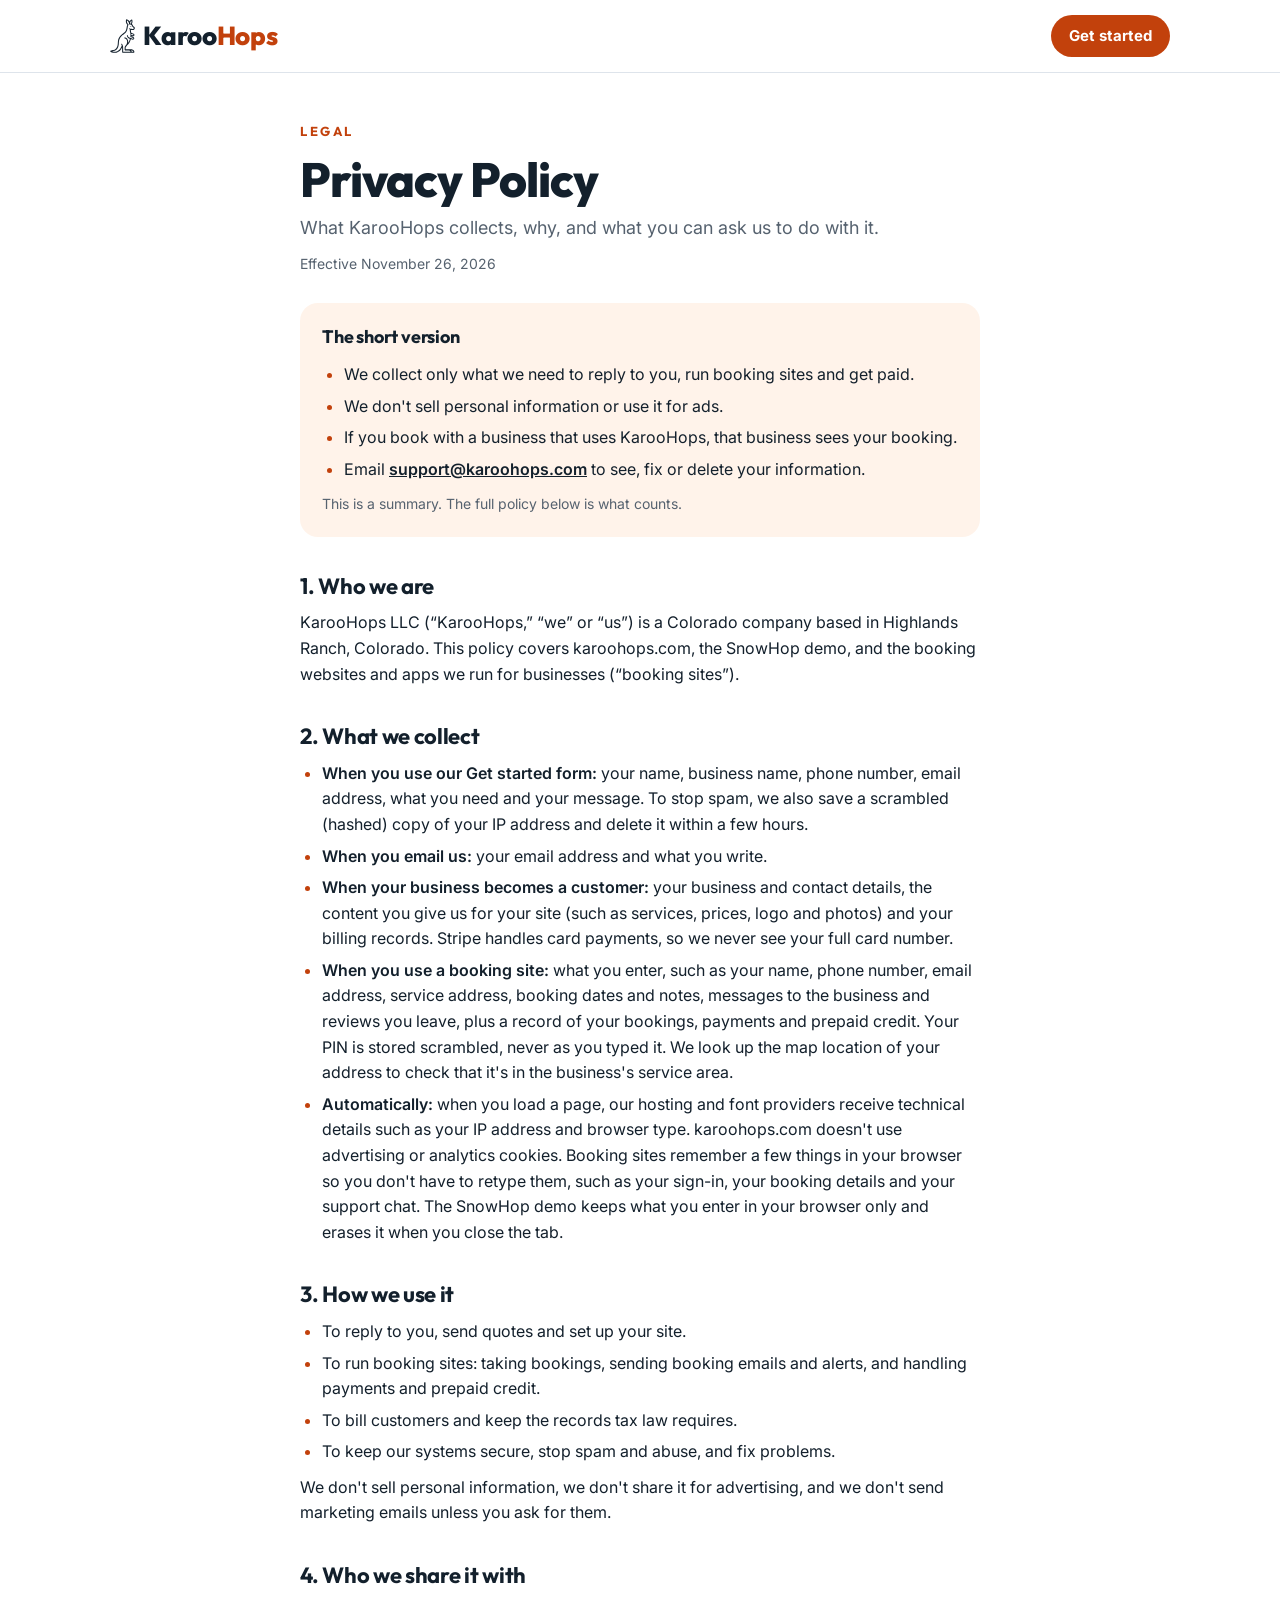
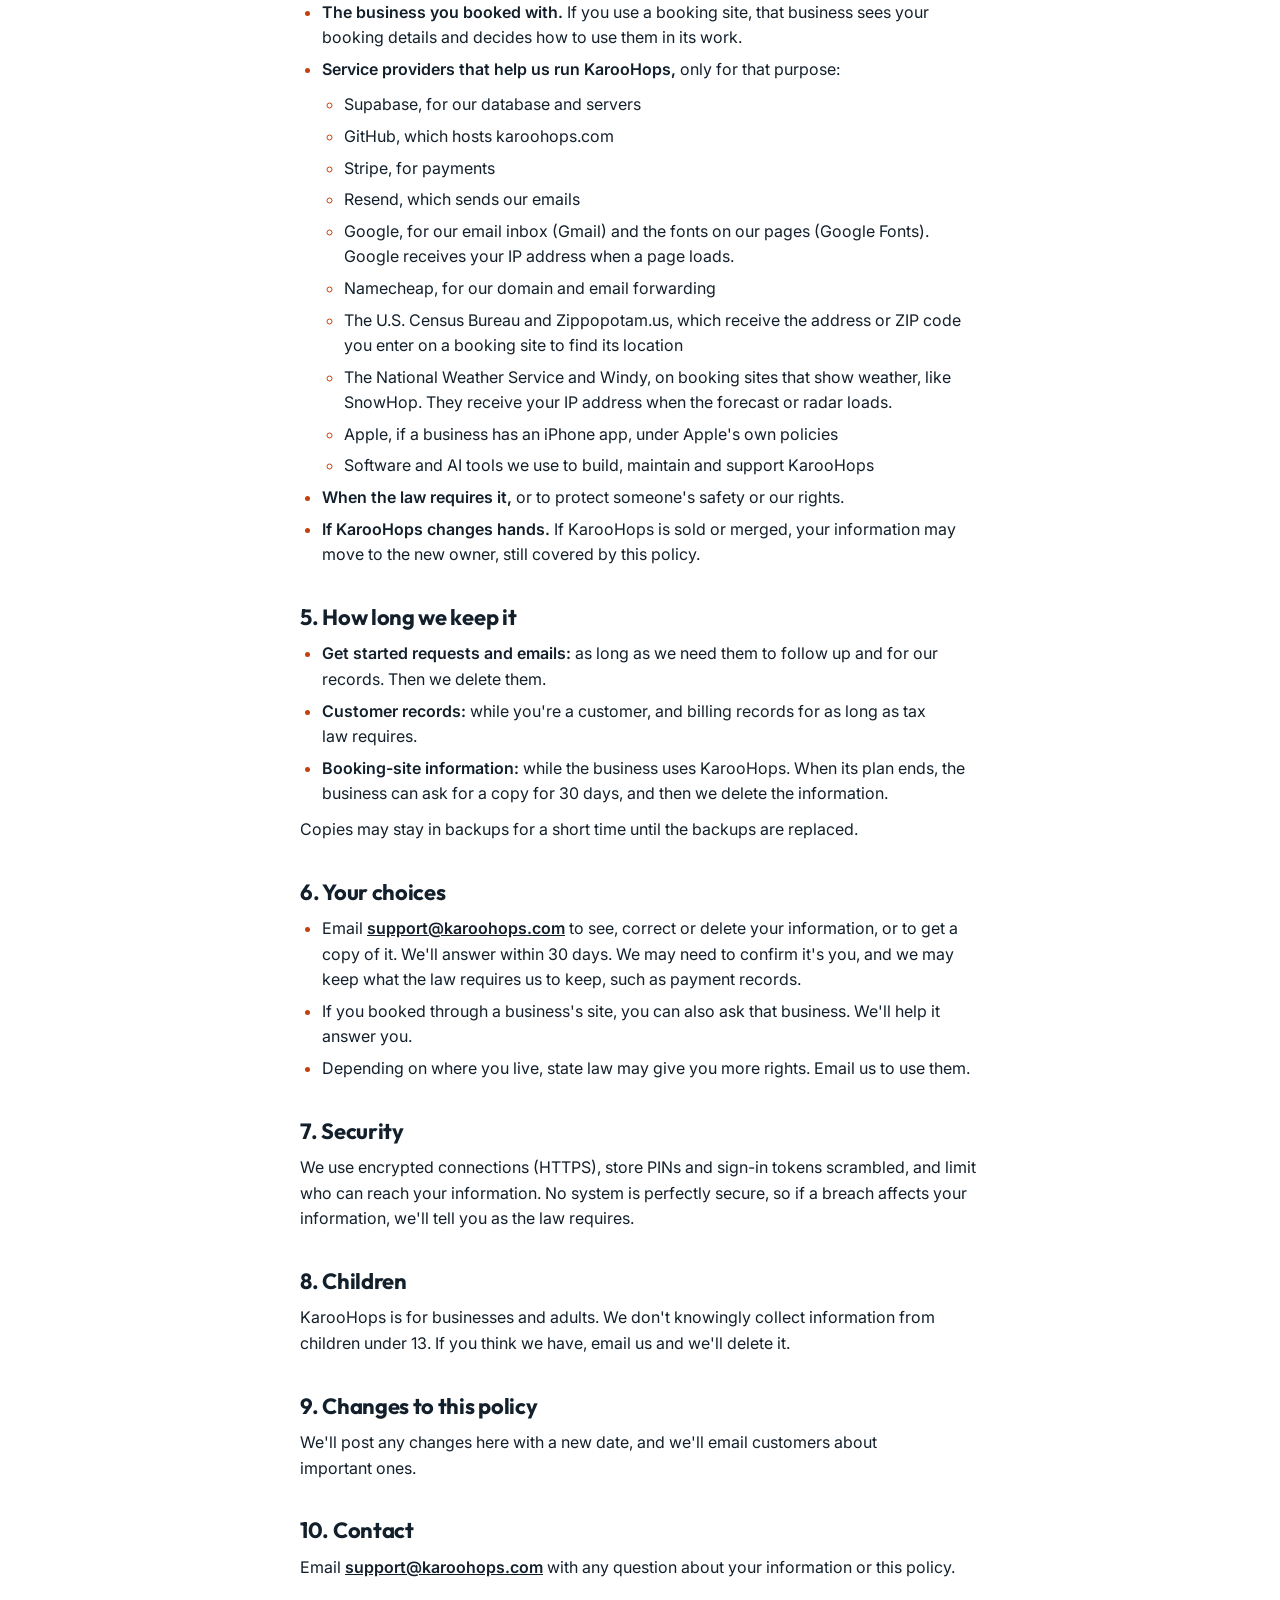
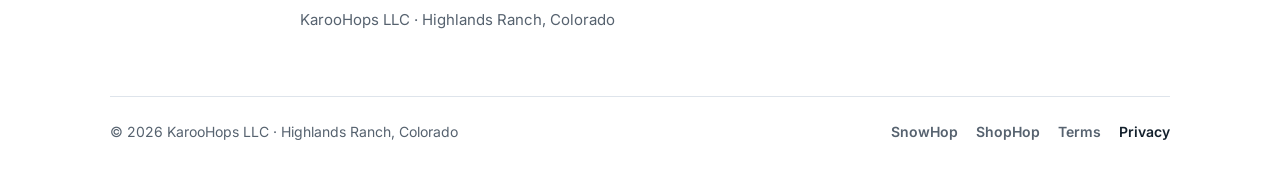
<file: privacy/index.html>
<!doctype html>
<html lang="en">
<head>
<meta charset="utf-8">
<meta name="viewport" content="width=device-width, initial-scale=1">
<title>Privacy Policy · KarooHops</title>
<meta name="description" content="What KarooHops collects on karoohops.com and on the booking websites it runs, why, and how to see, fix or delete your information.">
<meta name="theme-color" content="#13202C">
<link rel="canonical" href="https://karoohops.com/privacy/">
<link rel="icon" href="/karoo.svg" type="image/svg+xml">
<link rel="preconnect" href="https://fonts.googleapis.com">
<link rel="preconnect" href="https://fonts.gstatic.com" crossorigin>
<link rel="stylesheet" href="https://fonts.googleapis.com/css2?family=Inter:wght@400;500;600;700&family=Outfit:wght@600;700;800&display=swap">
<link rel="stylesheet" href="/legal.css">
</head>
<body>
<header>
  <div class="wrap bar">
    <a class="logo" href="/"><img class="mark" src="/karoo-mark.svg" alt="" width="25" height="34"><span class="wm">Karoo<span>Hops</span></span></a>
    <a class="btn" href="/#start">Get started</a>
  </div>
</header>

<main class="doc">
  <div class="eyebrow">LEGAL</div>
  <h1>Privacy Policy</h1>
  <p class="sub">What KarooHops collects, why, and what you can ask us to do with it.</p>
  <p class="date">Effective November 26, 2026</p>

  <div class="short">
    <h2>The short version</h2>
    <ul>
      <li>We collect only what we need to reply to you, run booking sites and get paid.</li>
      <li>We don&#39;t sell personal information or use it for ads.</li>
      <li>If you book with a business that uses KarooHops, that business sees your booking.</li>
      <li>Email <a href="mailto:support@karoohops.com">support@karoohops.com</a> to see, fix or delete your information.</li>
    </ul>
    <p class="note">This is a summary. The full policy below is what counts.</p>
  </div>

  <section>
    <h2 id="about">1. Who we are</h2>
    <p>KarooHops LLC (&ldquo;KarooHops,&rdquo; &ldquo;we&rdquo; or &ldquo;us&rdquo;) is a Colorado company based in Highlands Ranch, Colorado. This policy covers karoohops.com, the SnowHop demo, and the booking websites and apps we run for businesses (&ldquo;booking sites&rdquo;).</p>
  </section>

  <section>
    <h2 id="collect">2. What we collect</h2>
    <ul>
      <li><strong>When you use our Get started form:</strong> your name, business name, phone number, email address, what you need and your message. To stop spam, we also save a scrambled (hashed) copy of your IP address and delete it within a few hours.</li>
      <li><strong>When you email us:</strong> your email address and what you write.</li>
      <li><strong>When your business becomes a customer:</strong> your business and contact details, the content you give us for your site (such as services, prices, logo and photos) and your billing records. Stripe handles card payments, so we never see your full card number.</li>
      <li><strong>When you use a booking site:</strong> what you enter, such as your name, phone number, email address, service address, booking dates and notes, messages to the business and reviews you leave, plus a record of your bookings, payments and prepaid credit. Your PIN is stored scrambled, never as you typed it. We look up the map location of your address to check that it&#39;s in the business&#39;s service area.</li>
      <li><strong>Automatically:</strong> when you load a page, our hosting and font providers receive technical details such as your IP address and browser type. karoohops.com doesn&#39;t use advertising or analytics cookies. Booking sites remember a few things in your browser so you don&#39;t have to retype them, such as your sign-in, your booking details and your support chat. The SnowHop demo keeps what you enter in your browser only and erases it when you close the tab.</li>
    </ul>
  </section>

  <section>
    <h2 id="use">3. How we use it</h2>
    <ul>
      <li>To reply to you, send quotes and set up your site.</li>
      <li>To run booking sites: taking bookings, sending booking emails and alerts, and handling payments and prepaid credit.</li>
      <li>To bill customers and keep the records tax law requires.</li>
      <li>To keep our systems secure, stop spam and abuse, and fix problems.</li>
    </ul>
    <p>We don&#39;t sell personal information, we don&#39;t share it for advertising, and we don&#39;t send marketing emails unless you ask for them.</p>
  </section>

  <section>
    <h2 id="share">4. Who we share it with</h2>
    <ul>
      <li><strong>The business you booked with.</strong> If you use a booking site, that business sees your booking details and decides how to use them in its work.</li>
      <li><strong>Service providers that help us run KarooHops,</strong> only for that purpose:
        <ul>
          <li>Supabase, for our database and servers</li>
          <li>GitHub, which hosts karoohops.com</li>
          <li>Stripe, for payments</li>
          <li>Resend, which sends our emails</li>
          <li>Google, for our email inbox (Gmail) and the fonts on our pages (Google Fonts). Google receives your IP address when a page loads.</li>
          <li>Namecheap, for our domain and email forwarding</li>
          <li>The U.S. Census Bureau and Zippopotam.us, which receive the address or ZIP code you enter on a booking site to find its location</li>
          <li>The National Weather Service and Windy, on booking sites that show weather, like SnowHop. They receive your IP address when the forecast or radar loads.</li>
          <li>Apple, if a business has an iPhone app, under Apple&#39;s own policies</li>
          <li>Software and AI tools we use to build, maintain and support KarooHops</li>
        </ul>
      </li>
      <li><strong>When the law requires it,</strong> or to protect someone&#39;s safety or our rights.</li>
      <li><strong>If KarooHops changes hands.</strong> If KarooHops is sold or merged, your information may move to the new owner, still covered by this policy.</li>
    </ul>
  </section>

  <section>
    <h2 id="keep">5. How long we keep it</h2>
    <ul>
      <li><strong>Get started requests and emails:</strong> as long as we need them to follow up and for our records. Then we delete them.</li>
      <li><strong>Customer records:</strong> while you&#39;re a customer, and billing records for as long as tax law requires.</li>
      <li><strong>Booking-site information:</strong> while the business uses KarooHops. When its plan ends, the business can ask for a copy for 30 days, and then we delete the information.</li>
    </ul>
    <p>Copies may stay in backups for a short time until the backups are replaced.</p>
  </section>

  <section>
    <h2 id="choices">6. Your choices</h2>
    <ul>
      <li>Email <a href="mailto:support@karoohops.com">support@karoohops.com</a> to see, correct or delete your information, or to get a copy of it. We&#39;ll answer within 30 days. We may need to confirm it&#39;s you, and we may keep what the law requires us to keep, such as payment records.</li>
      <li>If you booked through a business&#39;s site, you can also ask that business. We&#39;ll help it answer you.</li>
      <li>Depending on where you live, state law may give you more rights. Email us to use them.</li>
    </ul>
  </section>

  <section>
    <h2 id="security">7. Security</h2>
    <p>We use encrypted connections (HTTPS), store PINs and sign-in tokens scrambled, and limit who can reach your information. No system is perfectly secure, so if a breach affects your information, we&#39;ll tell you as the law requires.</p>
  </section>

  <section>
    <h2 id="children">8. Children</h2>
    <p>KarooHops is for businesses and adults. We don&#39;t knowingly collect information from children under 13. If you think we have, email us and we&#39;ll delete it.</p>
  </section>

  <section>
    <h2 id="changes">9. Changes to this policy</h2>
    <p>We&#39;ll post any changes here with a new date, and we&#39;ll email customers about important ones.</p>
  </section>

  <section>
    <h2 id="contact">10. Contact</h2>
    <p>Email <a href="mailto:support@karoohops.com">support@karoohops.com</a> with any question about your information or this policy.</p>
    <p class="sign">KarooHops LLC &#183; Highlands Ranch, Colorado</p>
  </section>
</main>

<div class="wrap">
<footer>
  <span class="legal"><span class="nw">&copy; 2026 KarooHops LLC</span><span class="dot" aria-hidden="true"> &#183; </span><span class="nw">Highlands Ranch, Colorado</span></span>
  <nav aria-label="More from KarooHops"><a href="/snowhop/">SnowHop</a><a href="/shophop-site/">ShopHop</a><a href="/terms/">Terms</a><a href="/privacy/" aria-current="page">Privacy</a></nav>
</footer>
</div>
</body>
</html>
</file>
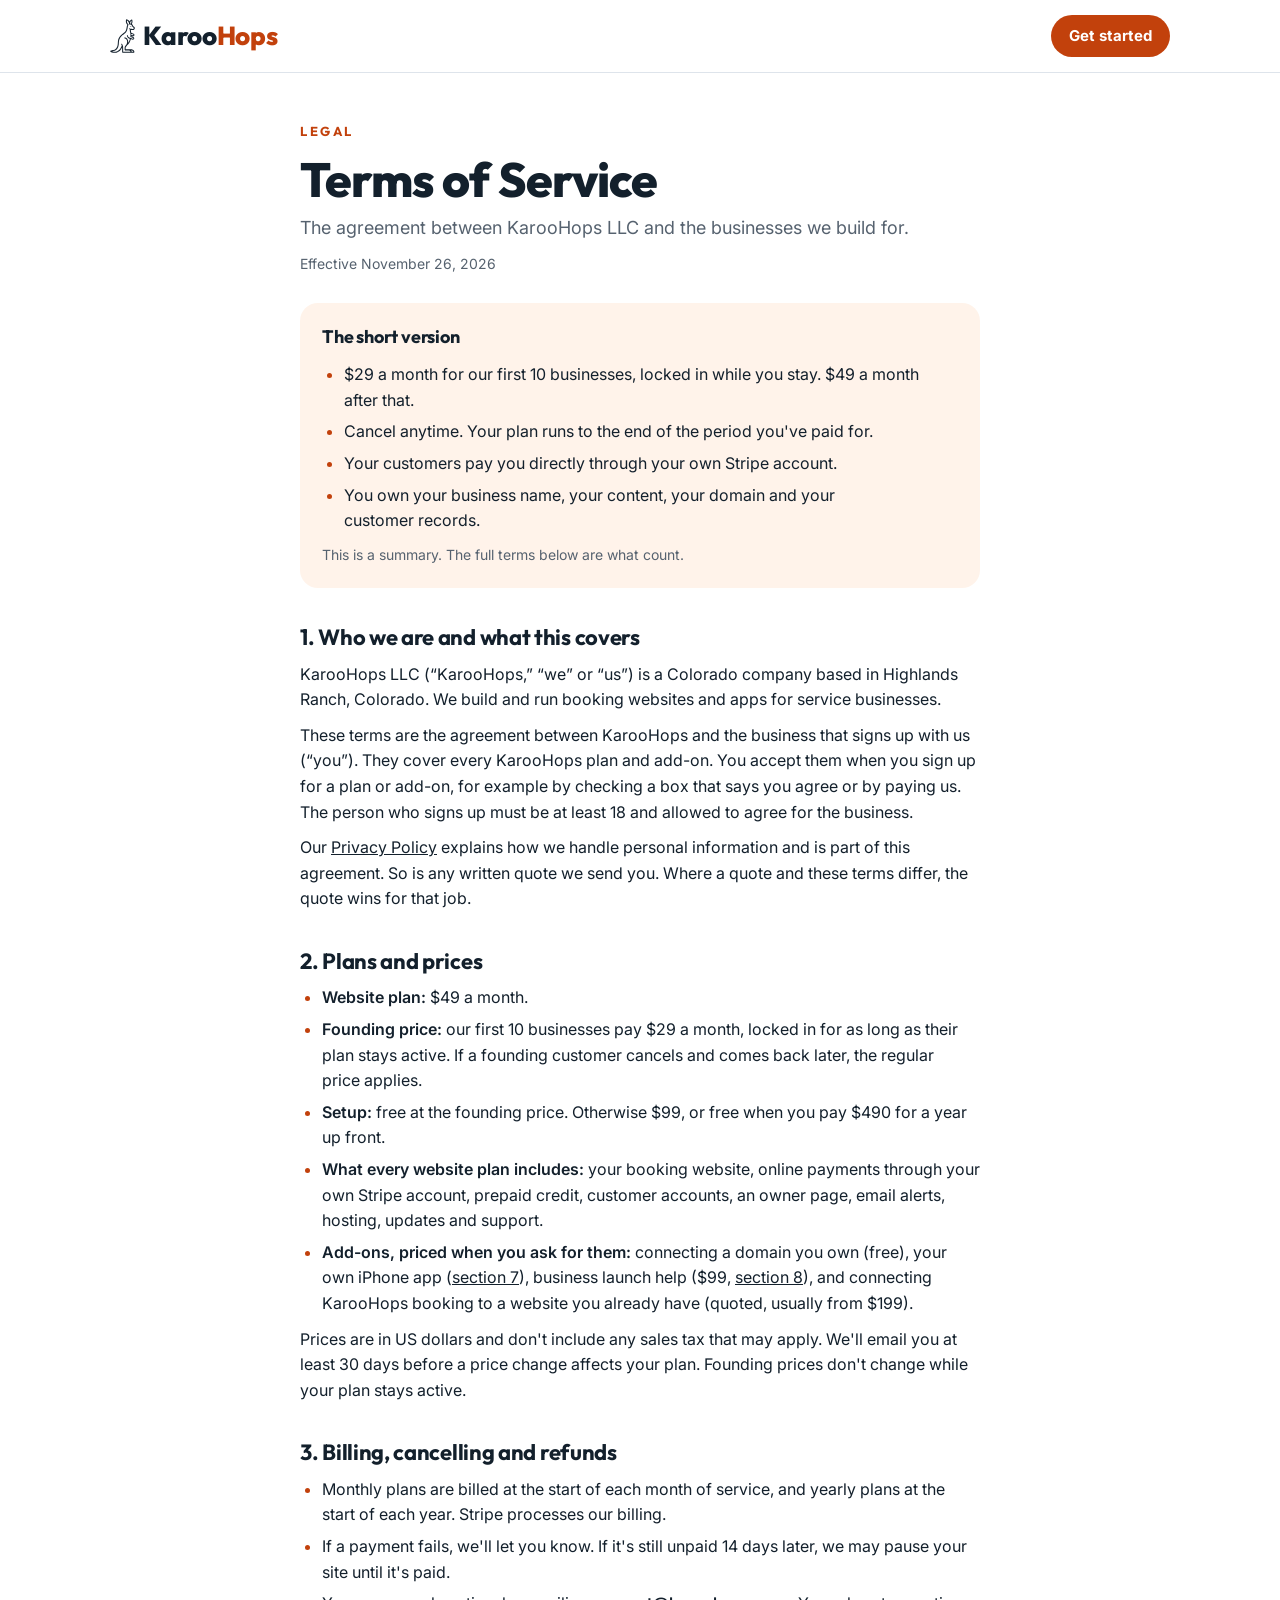
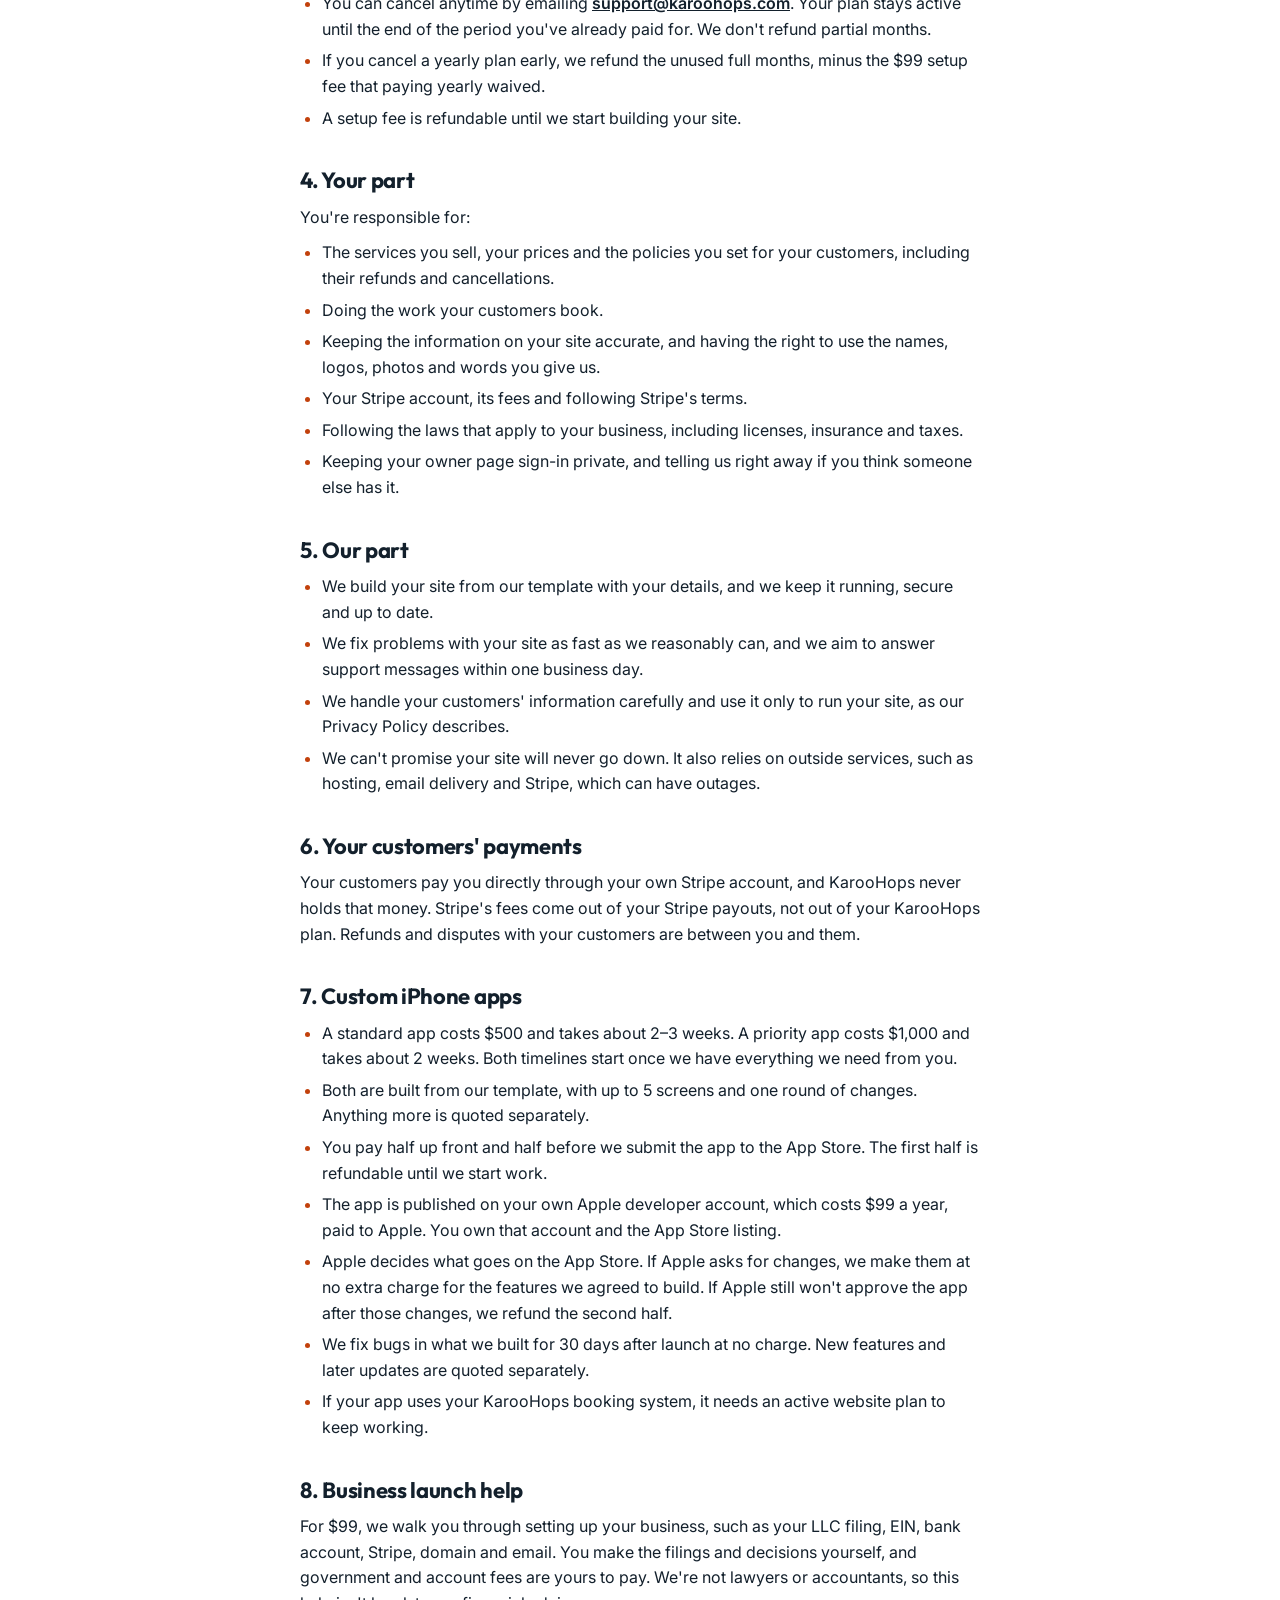
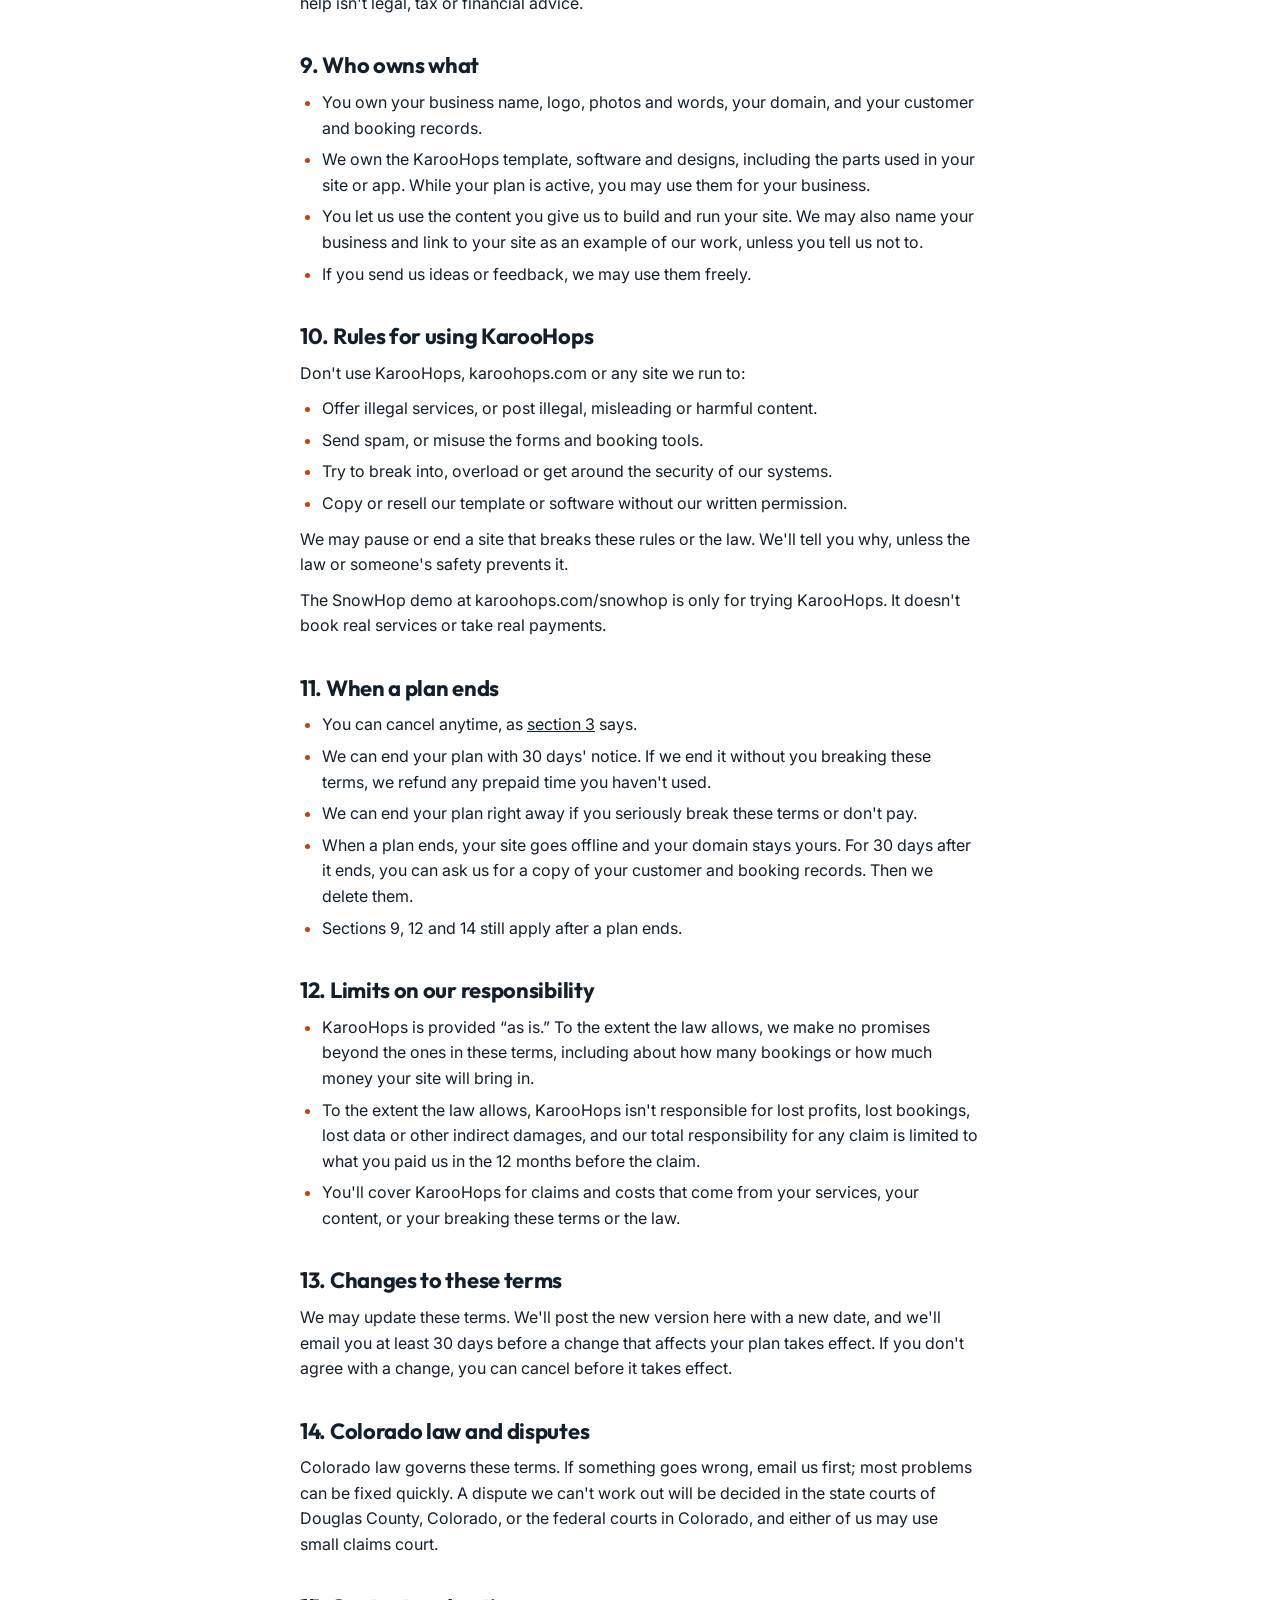
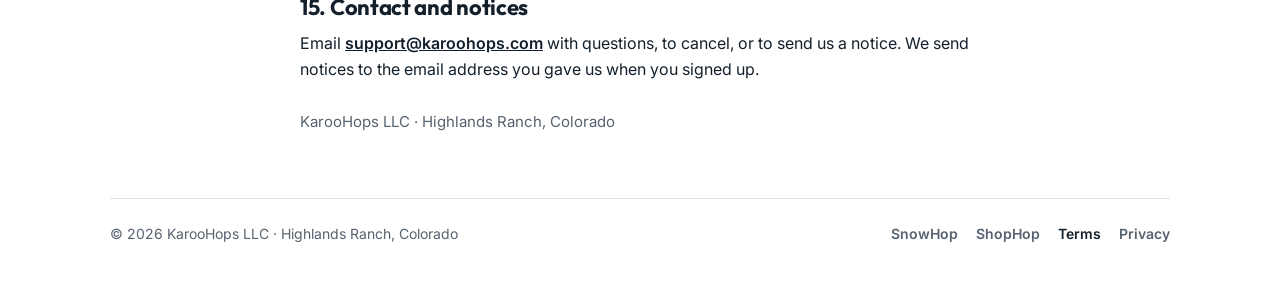
<file: terms/index.html>
<!doctype html>
<html lang="en">
<head>
<meta charset="utf-8">
<meta name="viewport" content="width=device-width, initial-scale=1">
<title>Terms of Service · KarooHops</title>
<meta name="description" content="The agreement between KarooHops LLC and the businesses it builds booking websites and apps for.">
<meta name="theme-color" content="#13202C">
<link rel="canonical" href="https://karoohops.com/terms/">
<link rel="icon" href="/karoo.svg" type="image/svg+xml">
<link rel="preconnect" href="https://fonts.googleapis.com">
<link rel="preconnect" href="https://fonts.gstatic.com" crossorigin>
<link rel="stylesheet" href="https://fonts.googleapis.com/css2?family=Inter:wght@400;500;600;700&family=Outfit:wght@600;700;800&display=swap">
<link rel="stylesheet" href="/legal.css">
</head>
<body>
<header>
  <div class="wrap bar">
    <a class="logo" href="/"><img class="mark" src="/karoo-mark.svg" alt="" width="25" height="34"><span class="wm">Karoo<span>Hops</span></span></a>
    <a class="btn" href="/#start">Get started</a>
  </div>
</header>

<main class="doc">
  <div class="eyebrow">LEGAL</div>
  <h1>Terms of Service</h1>
  <p class="sub">The agreement between KarooHops LLC and the businesses we build for.</p>
  <p class="date">Effective November 26, 2026</p>

  <div class="short">
    <h2>The short version</h2>
    <ul>
      <li>$29 a month for our first 10 businesses, locked in while you stay. $49 a month after that.</li>
      <li>Cancel anytime. Your plan runs to the end of the period you&#39;ve paid for.</li>
      <li>Your customers pay you directly through your own Stripe account.</li>
      <li>You own your business name, your content, your domain and your customer records.</li>
    </ul>
    <p class="note">This is a summary. The full terms below are what count.</p>
  </div>

  <section>
    <h2 id="about">1. Who we are and what this covers</h2>
    <p>KarooHops LLC (&ldquo;KarooHops,&rdquo; &ldquo;we&rdquo; or &ldquo;us&rdquo;) is a Colorado company based in Highlands Ranch, Colorado. We build and run booking websites and apps for service businesses.</p>
    <p>These terms are the agreement between KarooHops and the business that signs up with us (&ldquo;you&rdquo;). They cover every KarooHops plan and add-on. You accept them when you sign up for a plan or add-on, for example by checking a box that says you agree or by paying us. The person who signs up must be at least 18 and allowed to agree for the business.</p>
    <p>Our <a href="/privacy/">Privacy Policy</a> explains how we handle personal information and is part of this agreement. So is any written quote we send you. Where a quote and these terms differ, the quote wins for that job.</p>
  </section>

  <section>
    <h2 id="prices">2. Plans and prices</h2>
    <ul>
      <li><strong>Website plan:</strong> $49 a month.</li>
      <li><strong>Founding price:</strong> our first 10 businesses pay $29 a month, locked in for as long as their plan stays active. If a founding customer cancels and comes back later, the regular price applies.</li>
      <li><strong>Setup:</strong> free at the founding price. Otherwise $99, or free when you pay $490 for a year up front.</li>
      <li><strong>What every website plan includes:</strong> your booking website, online payments through your own Stripe account, prepaid credit, customer accounts, an owner page, email alerts, hosting, updates and support.</li>
      <li><strong>Add-ons, priced when you ask for them:</strong> connecting a domain you own (free), your own iPhone app (<a href="#apps">section 7</a>), business launch help ($99, <a href="#launch">section 8</a>), and connecting KarooHops booking to a website you already have (quoted, usually from $199).</li>
    </ul>
    <p>Prices are in US dollars and don&#39;t include any sales tax that may apply. We&#39;ll email you at least 30 days before a price change affects your plan. Founding prices don&#39;t change while your plan stays active.</p>
  </section>

  <section>
    <h2 id="billing">3. Billing, cancelling and refunds</h2>
    <ul>
      <li>Monthly plans are billed at the start of each month of service, and yearly plans at the start of each year. Stripe processes our billing.</li>
      <li>If a payment fails, we&#39;ll let you know. If it&#39;s still unpaid 14 days later, we may pause your site until it&#39;s paid.</li>
      <li>You can cancel anytime by emailing <a href="mailto:support@karoohops.com">support@karoohops.com</a>. Your plan stays active until the end of the period you&#39;ve already paid for. We don&#39;t refund partial months.</li>
      <li>If you cancel a yearly plan early, we refund the unused full months, minus the $99 setup fee that paying yearly waived.</li>
      <li>A setup fee is refundable until we start building your site.</li>
    </ul>
  </section>

  <section>
    <h2 id="yours">4. Your part</h2>
    <p>You&#39;re responsible for:</p>
    <ul>
      <li>The services you sell, your prices and the policies you set for your customers, including their refunds and cancellations.</li>
      <li>Doing the work your customers book.</li>
      <li>Keeping the information on your site accurate, and having the right to use the names, logos, photos and words you give us.</li>
      <li>Your Stripe account, its fees and following Stripe&#39;s terms.</li>
      <li>Following the laws that apply to your business, including licenses, insurance and taxes.</li>
      <li>Keeping your owner page sign-in private, and telling us right away if you think someone else has it.</li>
    </ul>
  </section>

  <section>
    <h2 id="ours">5. Our part</h2>
    <ul>
      <li>We build your site from our template with your details, and we keep it running, secure and up to date.</li>
      <li>We fix problems with your site as fast as we reasonably can, and we aim to answer support messages within one business day.</li>
      <li>We handle your customers&#39; information carefully and use it only to run your site, as our Privacy Policy describes.</li>
      <li>We can&#39;t promise your site will never go down. It also relies on outside services, such as hosting, email delivery and Stripe, which can have outages.</li>
    </ul>
  </section>

  <section>
    <h2 id="payments">6. Your customers&#39; payments</h2>
    <p>Your customers pay you directly through your own Stripe account, and KarooHops never holds that money. Stripe&#39;s fees come out of your Stripe payouts, not out of your KarooHops plan. Refunds and disputes with your customers are between you and them.</p>
  </section>

  <section>
    <h2 id="apps">7. Custom iPhone apps</h2>
    <ul>
      <li>A standard app costs $500 and takes about 2&#8211;3 weeks. A priority app costs $1,000 and takes about 2 weeks. Both timelines start once we have everything we need from you.</li>
      <li>Both are built from our template, with up to 5 screens and one round of changes. Anything more is quoted separately.</li>
      <li>You pay half up front and half before we submit the app to the App Store. The first half is refundable until we start work.</li>
      <li>The app is published on your own Apple developer account, which costs $99 a year, paid to Apple. You own that account and the App Store listing.</li>
      <li>Apple decides what goes on the App Store. If Apple asks for changes, we make them at no extra charge for the features we agreed to build. If Apple still won&#39;t approve the app after those changes, we refund the second half.</li>
      <li>We fix bugs in what we built for 30 days after launch at no charge. New features and later updates are quoted separately.</li>
      <li>If your app uses your KarooHops booking system, it needs an active website plan to keep working.</li>
    </ul>
  </section>

  <section>
    <h2 id="launch">8. Business launch help</h2>
    <p>For $99, we walk you through setting up your business, such as your LLC filing, EIN, bank account, Stripe, domain and email. You make the filings and decisions yourself, and government and account fees are yours to pay. We&#39;re not lawyers or accountants, so this help isn&#39;t legal, tax or financial advice.</p>
  </section>

  <section>
    <h2 id="ownership">9. Who owns what</h2>
    <ul>
      <li>You own your business name, logo, photos and words, your domain, and your customer and booking records.</li>
      <li>We own the KarooHops template, software and designs, including the parts used in your site or app. While your plan is active, you may use them for your business.</li>
      <li>You let us use the content you give us to build and run your site. We may also name your business and link to your site as an example of our work, unless you tell us not to.</li>
      <li>If you send us ideas or feedback, we may use them freely.</li>
    </ul>
  </section>

  <section>
    <h2 id="rules">10. Rules for using KarooHops</h2>
    <p>Don&#39;t use KarooHops, karoohops.com or any site we run to:</p>
    <ul>
      <li>Offer illegal services, or post illegal, misleading or harmful content.</li>
      <li>Send spam, or misuse the forms and booking tools.</li>
      <li>Try to break into, overload or get around the security of our systems.</li>
      <li>Copy or resell our template or software without our written permission.</li>
    </ul>
    <p>We may pause or end a site that breaks these rules or the law. We&#39;ll tell you why, unless the law or someone&#39;s safety prevents it.</p>
    <p>The SnowHop demo at karoohops.com/snowhop is only for trying KarooHops. It doesn&#39;t book real services or take real payments.</p>
  </section>

  <section>
    <h2 id="ending">11. When a plan ends</h2>
    <ul>
      <li>You can cancel anytime, as <a href="#billing">section 3</a> says.</li>
      <li>We can end your plan with 30 days&#39; notice. If we end it without you breaking these terms, we refund any prepaid time you haven&#39;t used.</li>
      <li>We can end your plan right away if you seriously break these terms or don&#39;t pay.</li>
      <li>When a plan ends, your site goes offline and your domain stays yours. For 30 days after it ends, you can ask us for a copy of your customer and booking records. Then we delete them.</li>
      <li>Sections 9, 12 and 14 still apply after a plan ends.</li>
    </ul>
  </section>

  <section>
    <h2 id="limits">12. Limits on our responsibility</h2>
    <ul>
      <li>KarooHops is provided &ldquo;as is.&rdquo; To the extent the law allows, we make no promises beyond the ones in these terms, including about how many bookings or how much money your site will bring in.</li>
      <li>To the extent the law allows, KarooHops isn&#39;t responsible for lost profits, lost bookings, lost data or other indirect damages, and our total responsibility for any claim is limited to what you paid us in the 12 months before the claim.</li>
      <li>You&#39;ll cover KarooHops for claims and costs that come from your services, your content, or your breaking these terms or the law.</li>
    </ul>
  </section>

  <section>
    <h2 id="changes">13. Changes to these terms</h2>
    <p>We may update these terms. We&#39;ll post the new version here with a new date, and we&#39;ll email you at least 30 days before a change that affects your plan takes effect. If you don&#39;t agree with a change, you can cancel before it takes effect.</p>
  </section>

  <section>
    <h2 id="law">14. Colorado law and disputes</h2>
    <p>Colorado law governs these terms. If something goes wrong, email us first; most problems can be fixed quickly. A dispute we can&#39;t work out will be decided in the state courts of Douglas County, Colorado, or the federal courts in Colorado, and either of us may use small claims court.</p>
  </section>

  <section>
    <h2 id="contact">15. Contact and notices</h2>
    <p>Email <a href="mailto:support@karoohops.com">support@karoohops.com</a> with questions, to cancel, or to send us a notice. We send notices to the email address you gave us when you signed up.</p>
    <p class="sign">KarooHops LLC &#183; Highlands Ranch, Colorado</p>
  </section>
</main>

<div class="wrap">
<footer>
  <span class="legal"><span class="nw">&copy; 2026 KarooHops LLC</span><span class="dot" aria-hidden="true"> &#183; </span><span class="nw">Highlands Ranch, Colorado</span></span>
  <nav aria-label="More from KarooHops"><a href="/snowhop/">SnowHop</a><a href="/shophop-site/">ShopHop</a><a href="/terms/" aria-current="page">Terms</a><a href="/privacy/">Privacy</a></nav>
</footer>
</div>
</body>
</html>
</file>
<file: legal.css>
/* Shared look for karoohops.com/terms/ and /privacy/, matching the home page. */
:root{
  --ink:#13202C; --muted:#56626F; --line:#DEE4EB; --white:#FFFFFF;
  --accent:#C2410C; --accent-dark:#9A3412; --tint:#FFF3EA;
  --display:Outfit,"Avenir Next","Trebuchet MS",sans-serif;
  --body:Inter,system-ui,-apple-system,"Segoe UI",Roboto,Arial,sans-serif;
}
*{box-sizing:border-box}
body{margin:0;font-family:var(--body);font-size:16px;line-height:1.6;color:var(--ink);background:var(--white);-webkit-font-smoothing:antialiased}
a{color:inherit}
a[href^="mailto:"]{font-weight:600;overflow-wrap:anywhere}
a:focus-visible{outline:3px solid #F59E0B;outline-offset:2px}
.wrap{max-width:1100px;margin:0 auto;padding:0 20px}

header{border-bottom:1px solid var(--line);background:var(--white)}
.bar{display:flex;align-items:center;justify-content:space-between;gap:16px;min-height:72px}
.logo{display:inline-flex;align-items:center;gap:8px;font-family:var(--display);font-weight:800;font-size:26px;letter-spacing:-.3px;text-decoration:none}
.logo .mark{display:block;height:34px;width:auto;flex:none}
.logo .wm{color:inherit}
.logo span{color:var(--accent)}
.btn{display:inline-flex;align-items:center;justify-content:center;min-height:42px;padding:0 18px;border-radius:999px;font-weight:700;font-size:15px;text-decoration:none;background:var(--accent);color:#fff;white-space:nowrap}
.btn:hover{background:var(--accent-dark)}

.doc{max-width:720px;margin:0 auto;padding:48px 20px 64px}
.eyebrow{font-family:var(--display);font-weight:700;font-size:13px;letter-spacing:2.5px;color:var(--accent)}
h1,h2{font-family:var(--display);margin:0}
h1{font-weight:800;font-size:clamp(36px,5.5vw,48px);line-height:1.05;letter-spacing:-1px;margin-top:12px}
.sub{margin:14px 0 0;font-size:18px;color:var(--muted);text-wrap:pretty}
.date{margin:6px 0 0;font-size:14px;color:var(--muted)}

.short{margin:28px 0 8px;padding:20px 22px 22px;border-radius:18px;background:var(--tint)}
.short h2{font-weight:700;font-size:18px;letter-spacing:-.2px}
.short .note{font-size:14px;color:var(--muted)}

.doc section h2{font-weight:700;font-size:22px;letter-spacing:-.3px;line-height:1.25;margin-top:36px;scroll-margin-top:16px}
.doc p{margin:10px 0 0;text-wrap:pretty}
.doc ul{margin:10px 0 0;padding-left:22px}
.doc li{margin-top:6px;text-wrap:pretty}
.doc li::marker{color:var(--accent)}
.doc strong{font-weight:600}
.doc .sign{margin-top:28px;color:var(--muted);font-size:15px}

footer{border-top:1px solid var(--line);padding:24px 0 40px;display:flex;flex-wrap:wrap;justify-content:space-between;gap:8px 20px;color:var(--muted);font-size:14px}
footer nav{display:flex;flex-wrap:wrap;gap:8px 18px}
.nw{white-space:nowrap}
footer a{color:var(--muted);text-decoration:none;font-weight:600}
footer a:hover,footer a[aria-current="page"]{color:var(--ink)}

@media (max-width:560px){
  .doc{padding-top:36px}
  .short{padding:18px 18px 20px}
  .legal .dot{display:none}
  .legal .nw{display:block}
}
</file>
